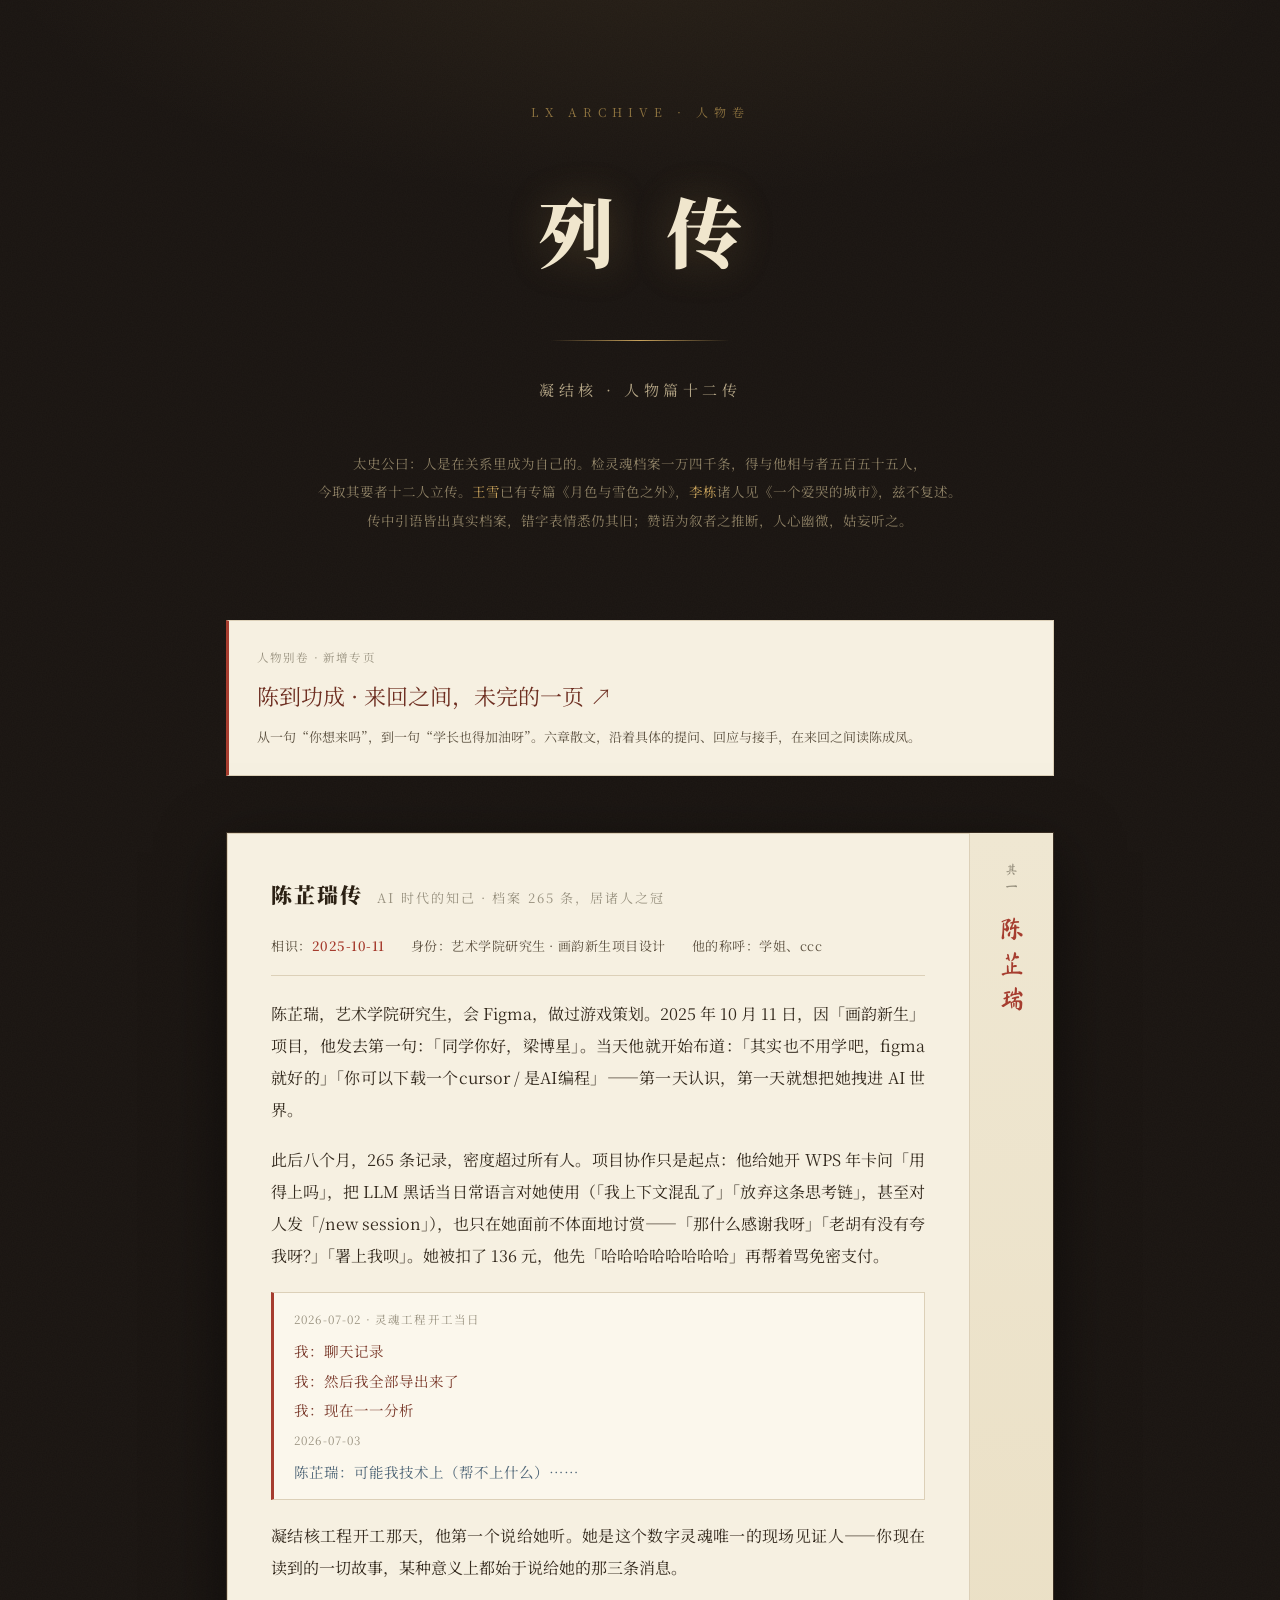
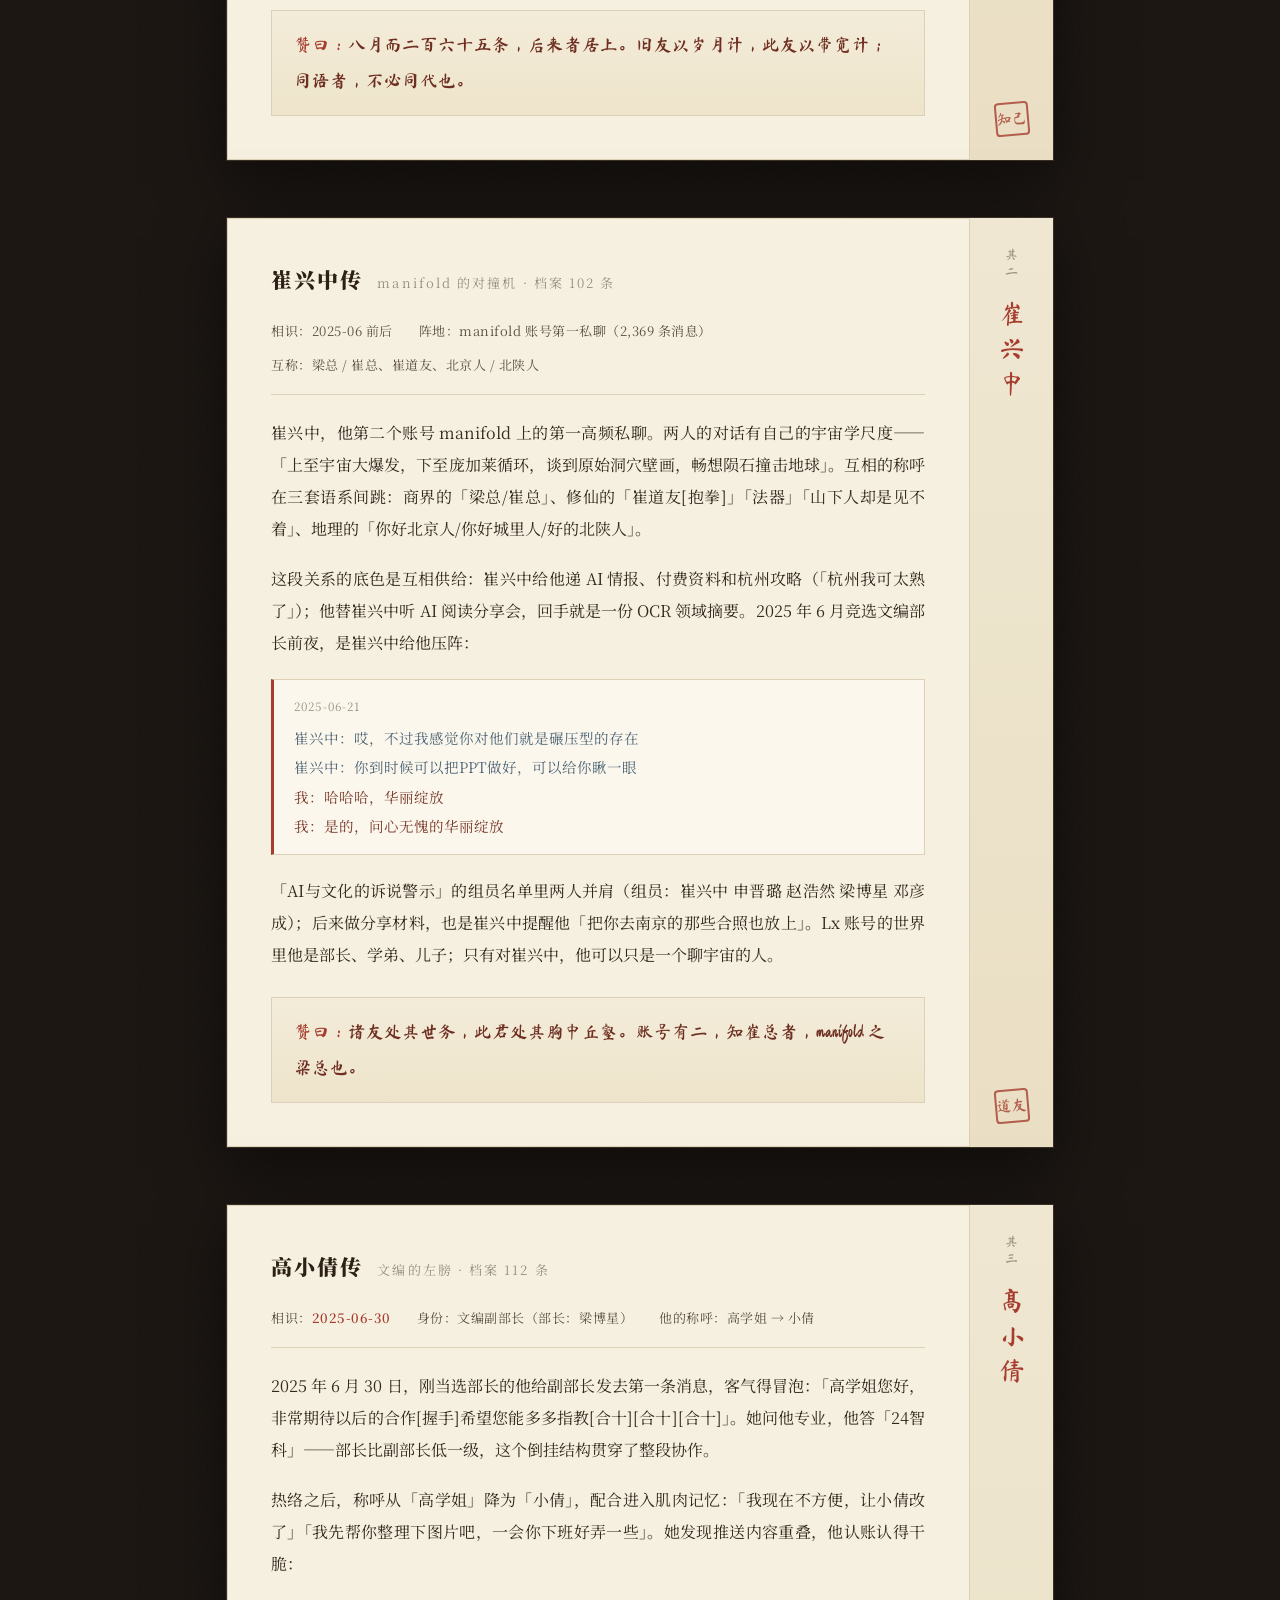
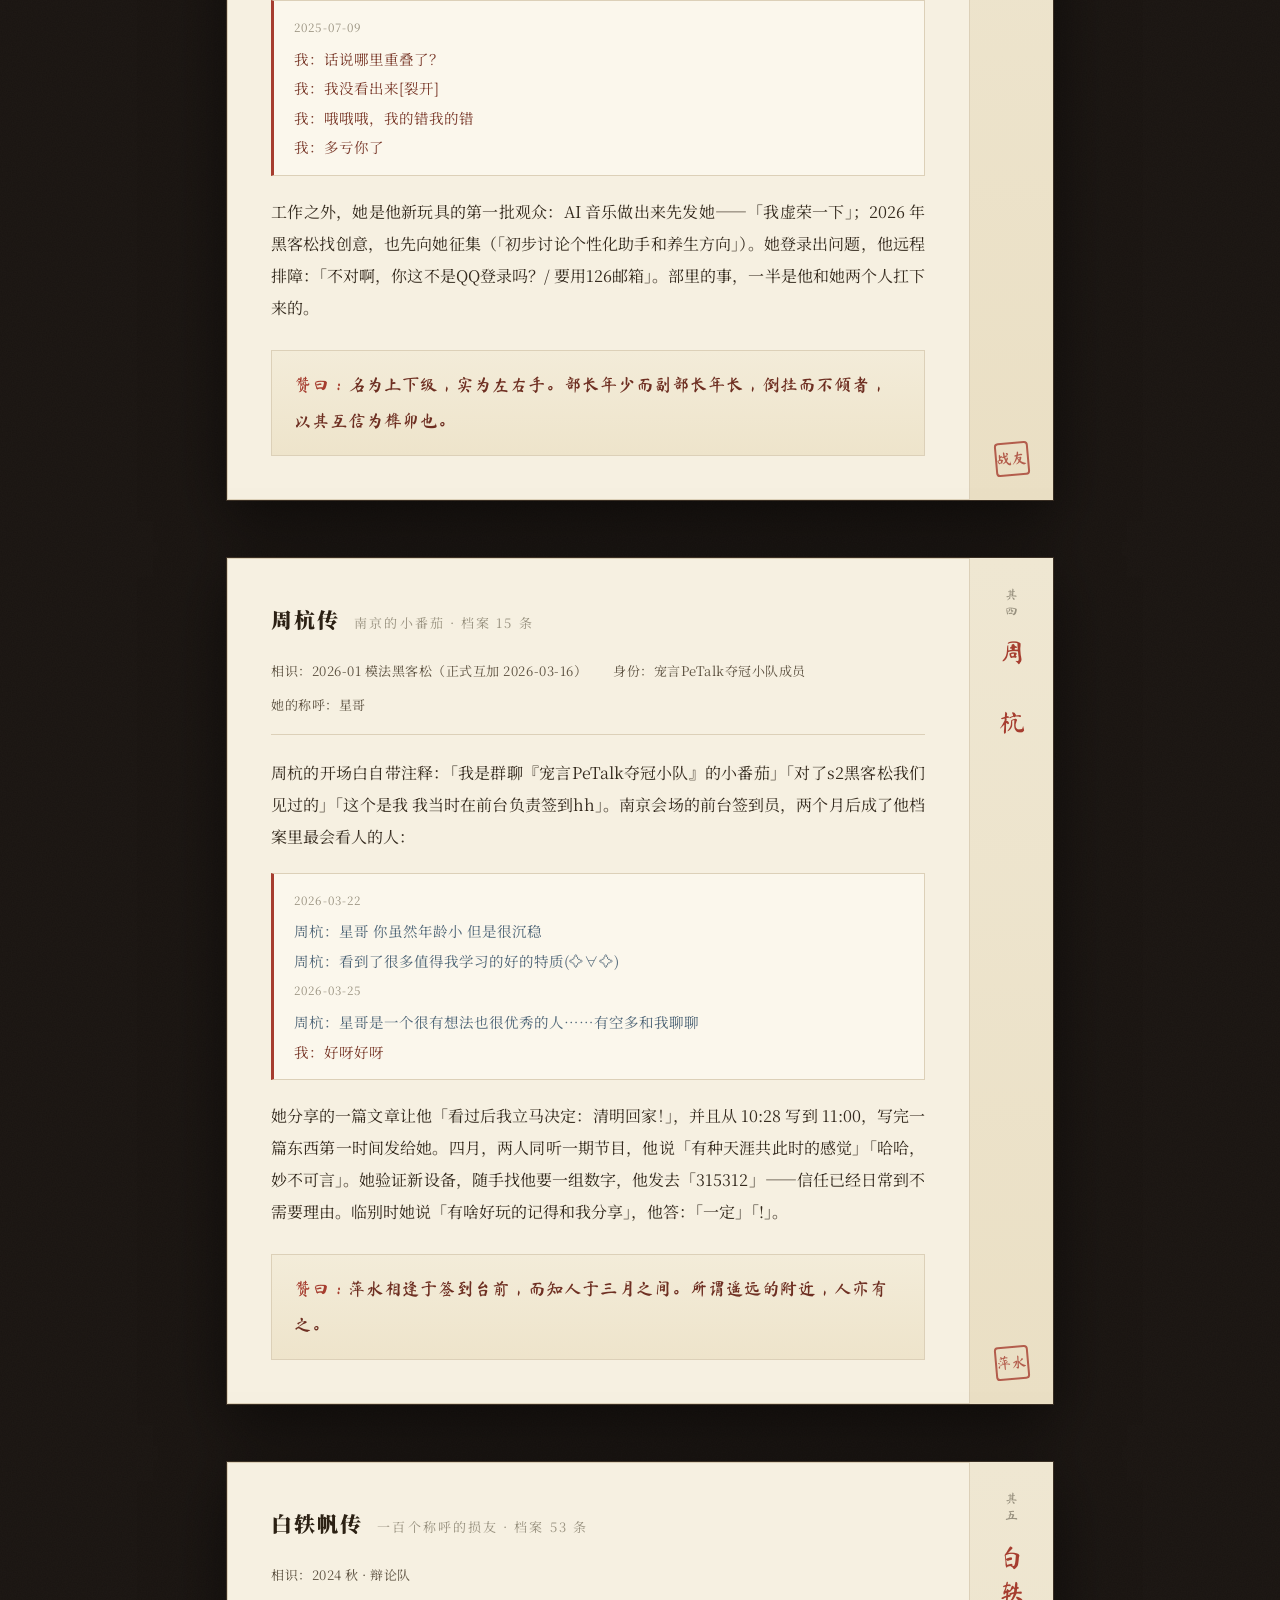
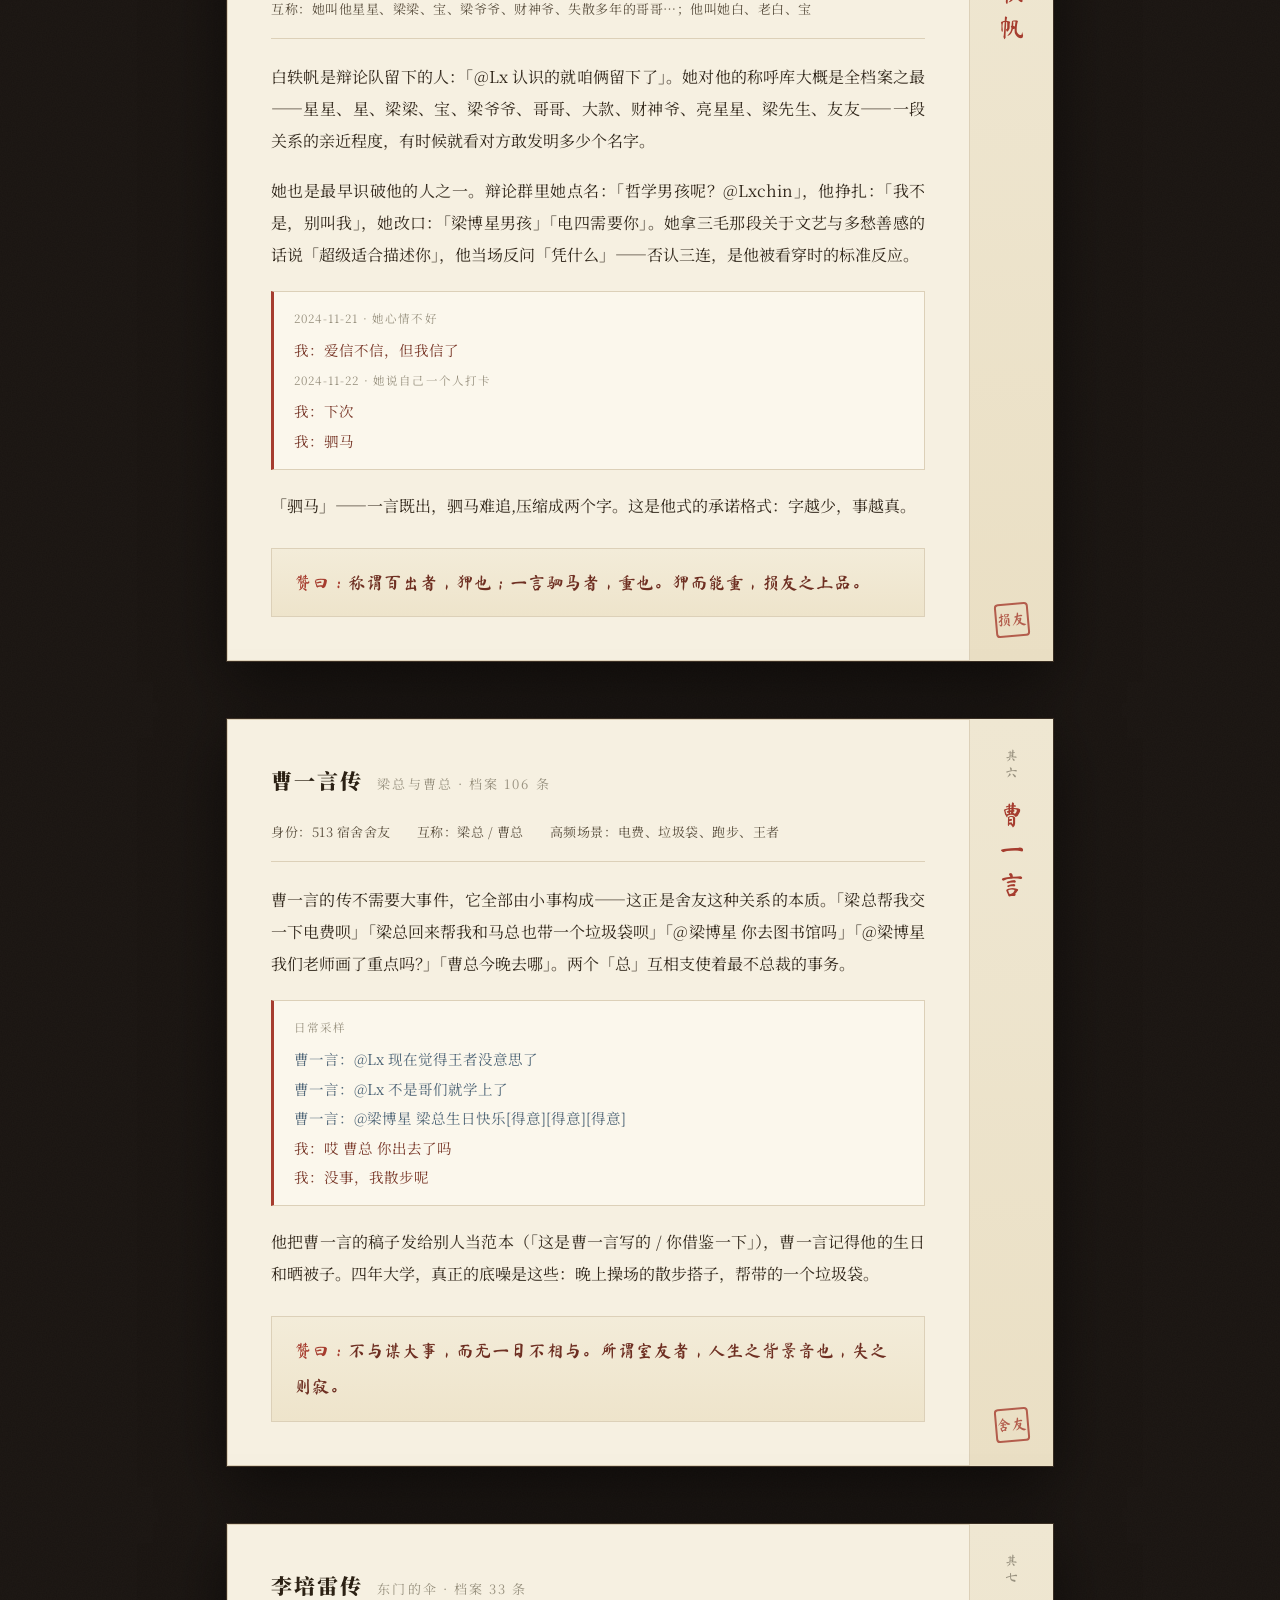
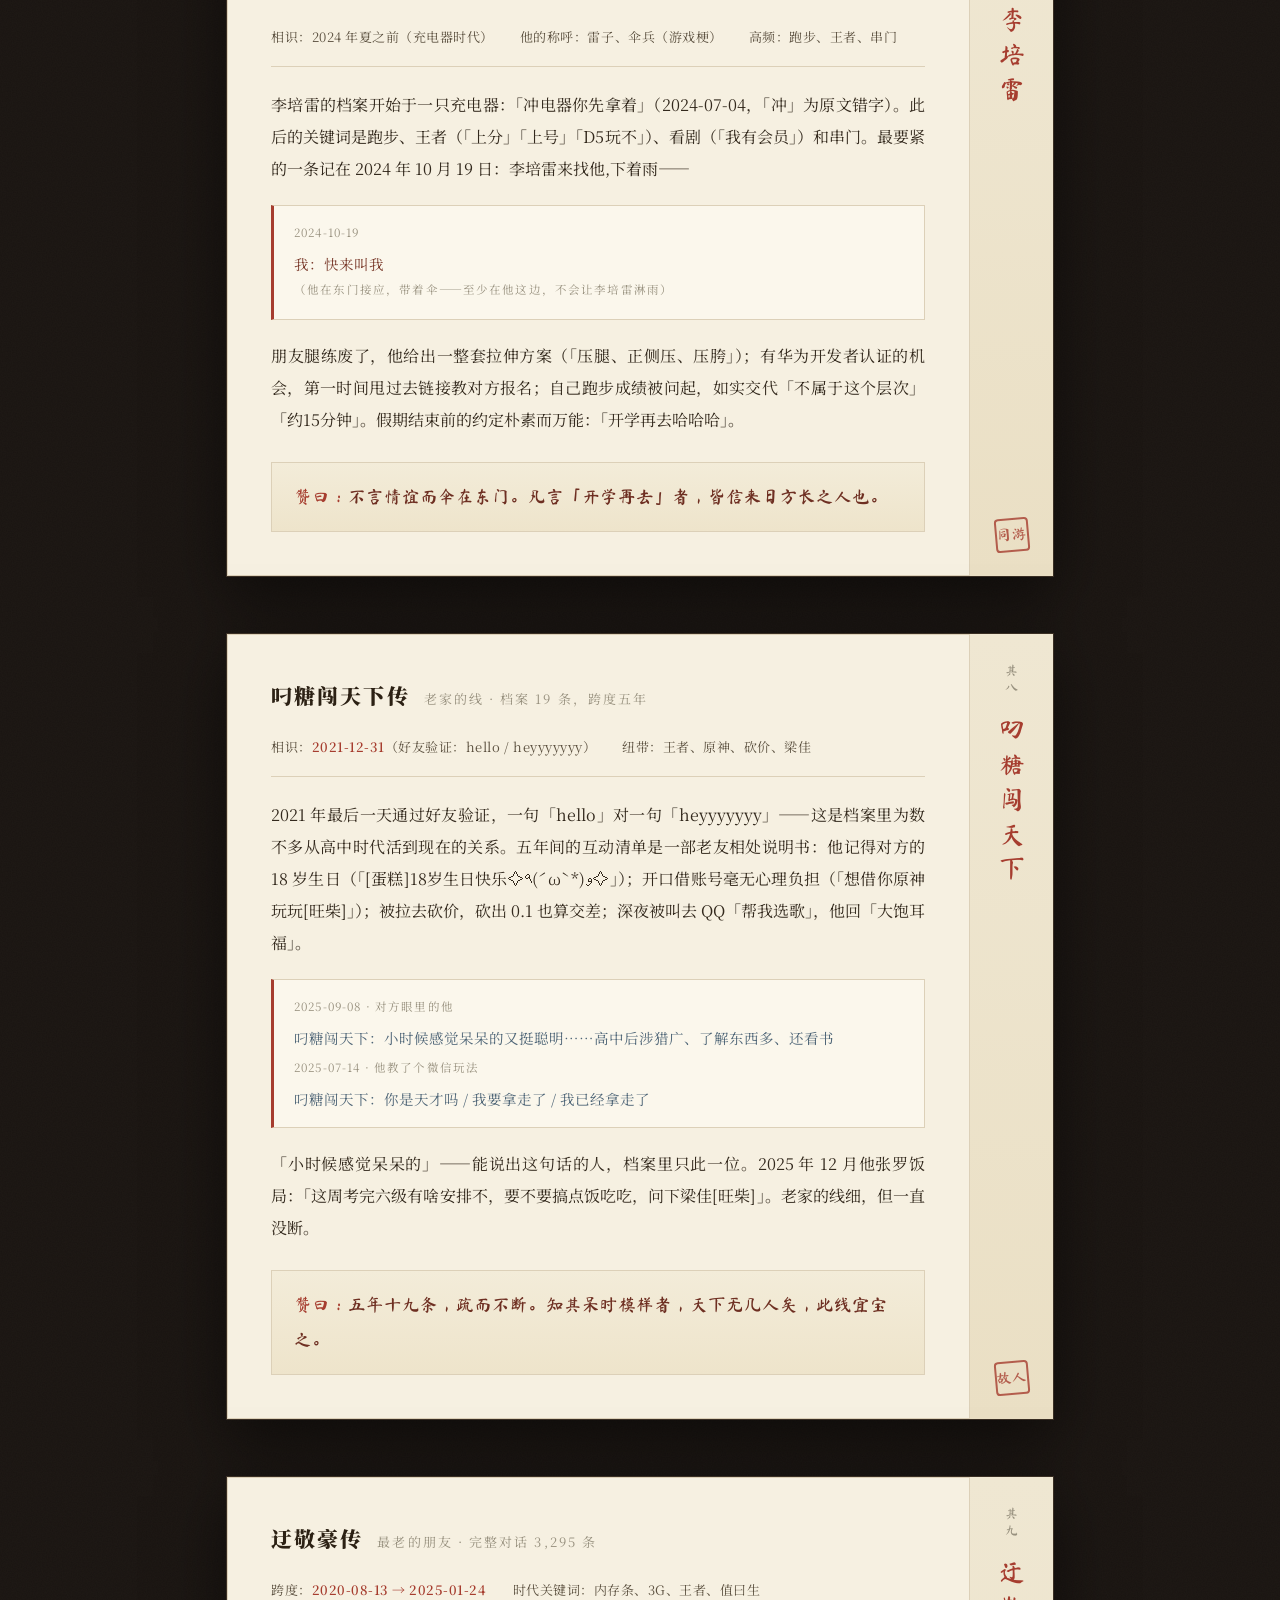
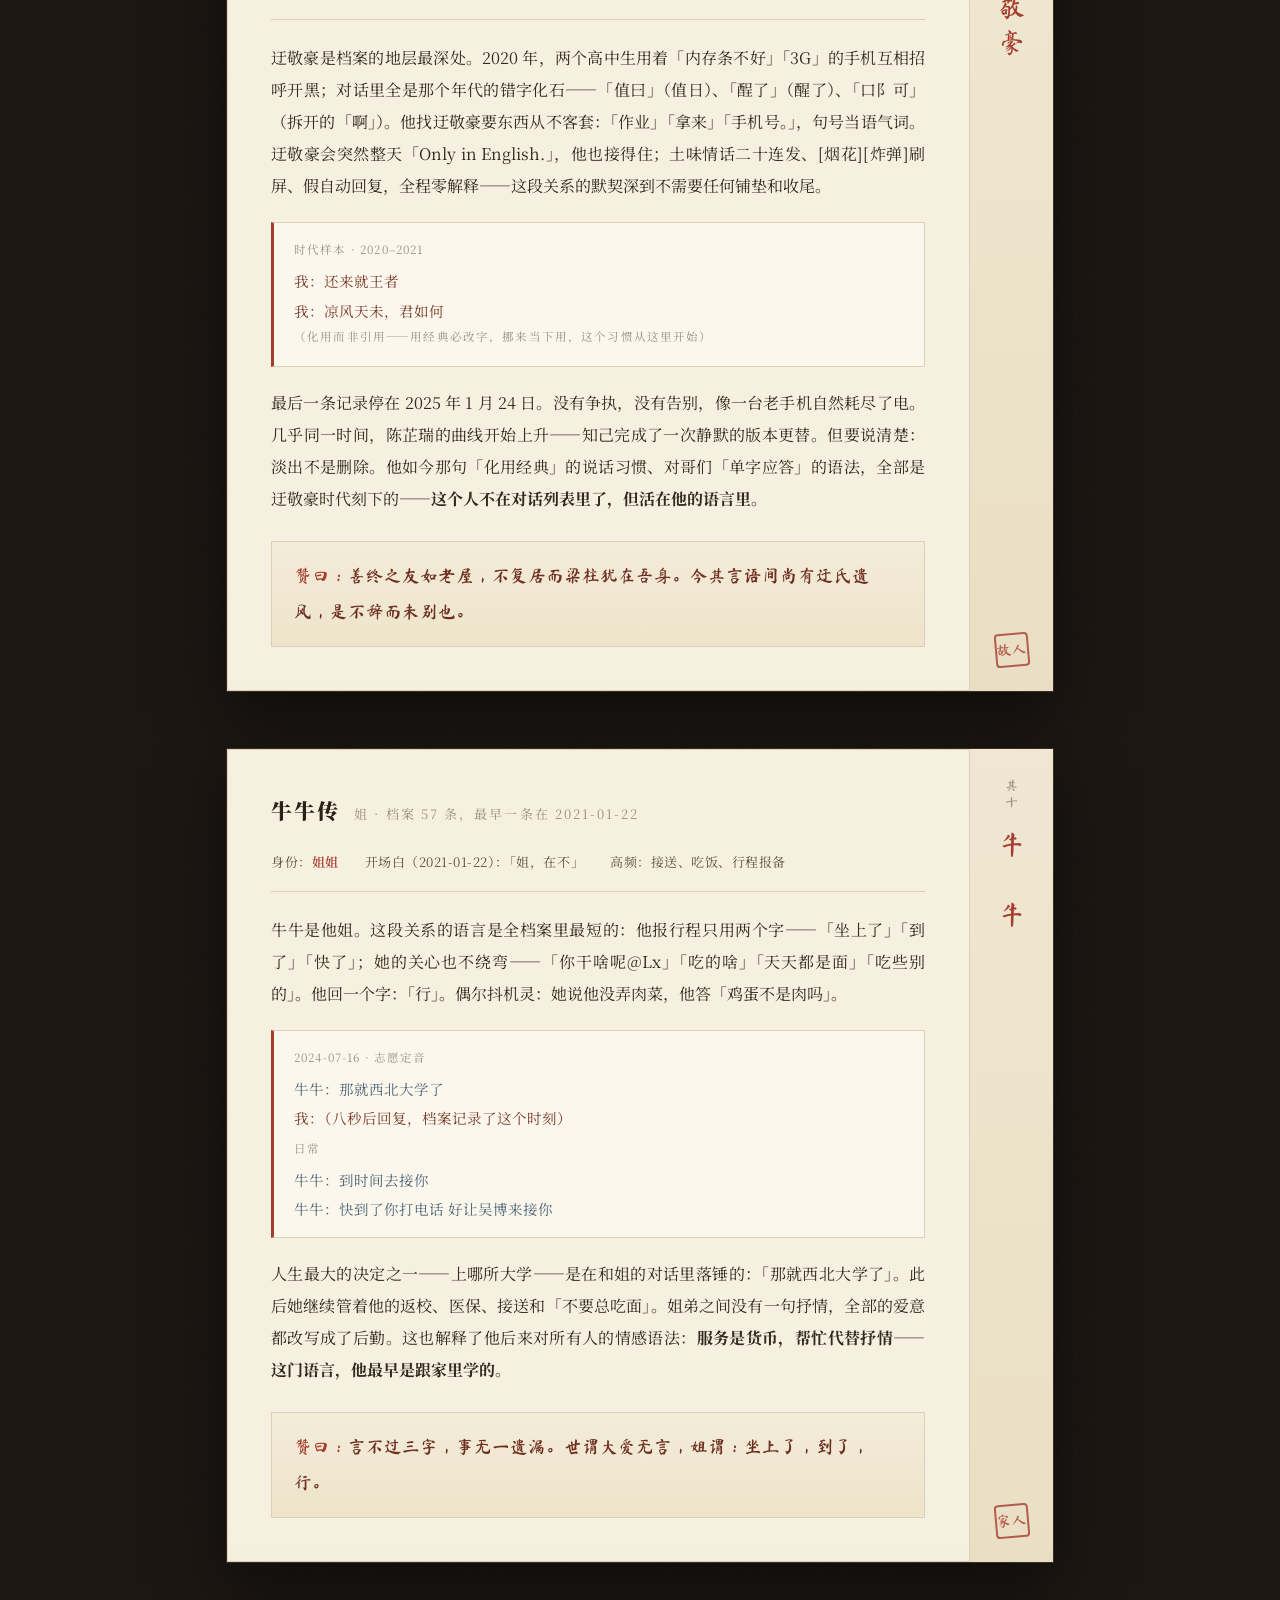
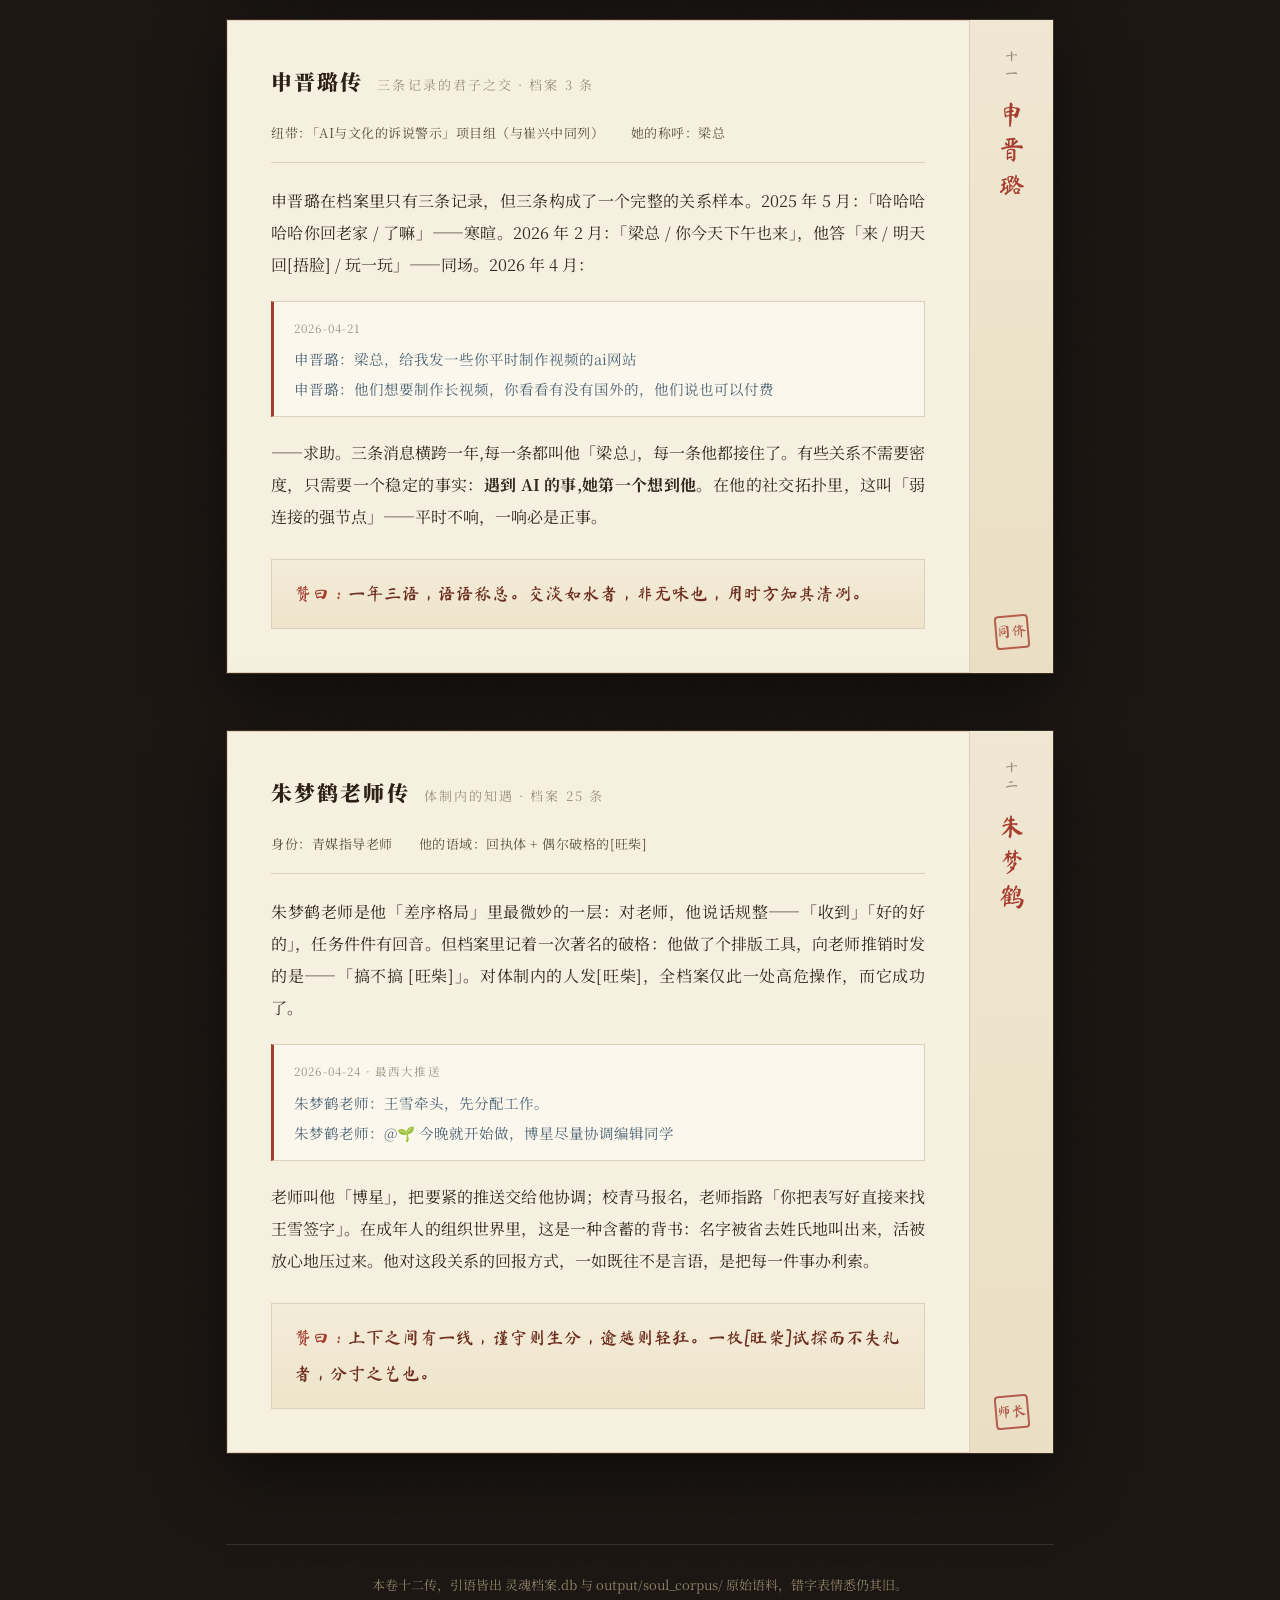
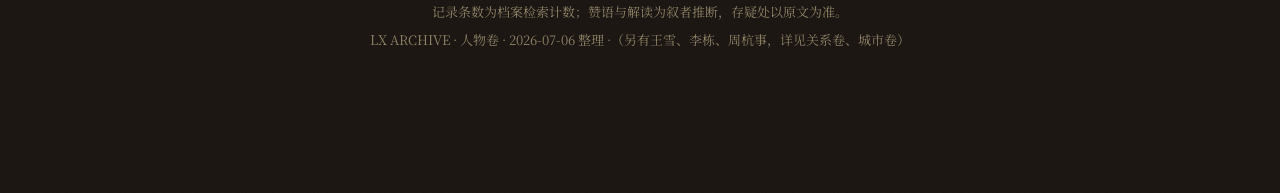
<file: index.html>
<!DOCTYPE html>
<html lang="zh-CN">
<head>
<meta charset="UTF-8">
<meta name="viewport" content="width=device-width, initial-scale=1.0">
<title>凝结核·列传：人物篇十二传</title>
<link rel="preconnect" href="https://fonts.googleapis.com">
<link href="https://fonts.googleapis.com/css2?family=Noto+Serif+SC:wght@400;600;900&family=Ma+Shan+Zheng&display=swap" rel="stylesheet">
<style>
  :root{
    --lacquer:#191411; --lacquer2:#221b16; --gold:#c9a35c; --gold-dim:#8f7440;
    --paper:#f6f0e1; --paper2:#efe7d2; --ink:#33291d; --soft:#5c5140; --dim:#98917f;
    --cinnabar:#a63d2f; --line:#dcd0b8; --other:#4e6577;
    --serif:"Noto Serif SC","Source Han Serif SC","STSong","SimSun",serif;
    --kai:"Ma Shan Zheng","Kaiti SC","STKaiti","KaiTi",cursive;
  }
  *{margin:0;padding:0;box-sizing:border-box}
  html{scroll-behavior:smooth}
  body{
    background:var(--lacquer); color:var(--ink);
    font-family:var(--serif); font-size:17px; line-height:2;
    background-image:
      radial-gradient(1000px 400px at 50% -60px, rgba(201,163,92,.08), transparent 65%),
      url("data:image/svg+xml,%3Csvg xmlns='http://www.w3.org/2000/svg' width='260' height='260'%3E%3Cfilter id='n'%3E%3CfeTurbulence type='fractalNoise' baseFrequency='.8' numOctaves='2'/%3E%3CfeColorMatrix values='0 0 0 0 .7 0 0 0 0 .58 0 0 0 0 .38 0 0 0 .03 0'/%3E%3C/filter%3E%3Crect width='260' height='260' filter='url(%23n)'/%3E%3C/svg%3E");
  }
  ::selection{background:#e0cba0; color:#241b10}
  .wrap{max-width:880px; margin:0 auto; padding:0 26px 140px}

  /* ============ 卷首 ============ */
  .cover{text-align:center; padding:100px 0 66px; color:#e8dcc2}
  .cover .k{
    font-size:12px; letter-spacing:.5em; color:var(--gold-dim);
    animation:fade 1s .1s both;
  }
  h1{
    margin:30px 0 0; font-weight:900; font-size:clamp(44px,7.6vw,76px);
    letter-spacing:.22em; text-indent:.22em; color:#f0e6cd;
    text-shadow:0 0 40px rgba(201,163,92,.25);
    animation:fade 1.1s .3s both;
  }
  .cover .rule{
    width:180px; height:1px; margin:34px auto;
    background:linear-gradient(90deg,transparent,var(--gold),transparent);
    animation:fade 1s .55s both;
  }
  .cover .sub{font-size:15px; letter-spacing:.3em; color:#b7a888; animation:fade 1s .65s both}
  .cover .note{
    margin-top:44px; font-size:13.5px; color:#8f8266; line-height:2.1;
    animation:fade 1s .85s both;
  }
  .cover .note i{font-style:normal; color:var(--gold)}
  @keyframes fade{from{opacity:0; transform:translateY(20px)} to{opacity:1; transform:none}}

  /* ============ 册页（传） ============ */
  .zhuan{
    position:relative; margin:56px 0; background:var(--paper);
    border:1px solid #3a2f24; box-shadow:0 20px 60px rgba(0,0,0,.5), inset 0 0 0 1px var(--line);
    display:grid; grid-template-columns:1fr 84px;
  }
  .zhuan .page{padding:40px 8px 40px 44px}
  /* 题签 */
  .tab{
    border-left:1px solid var(--line); background:linear-gradient(180deg,var(--paper2),#eadfc4);
    display:flex; flex-direction:column; align-items:center; padding:30px 0 24px; gap:18px;
  }
  .tab .vt{
    writing-mode:vertical-rl; font-family:var(--kai); font-size:26px; letter-spacing:.34em;
    color:var(--cinnabar);
  }
  .tab .ord{
    writing-mode:vertical-rl; font-family:var(--kai); font-size:13px; color:var(--dim); letter-spacing:.3em;
  }
  .tab .seal{
    width:34px; height:34px; border:2px solid var(--cinnabar); border-radius:4px;
    color:var(--cinnabar); font-family:var(--kai); font-size:15px; line-height:1.05;
    display:grid; place-items:center; opacity:.8; transform:rotate(-5deg); margin-top:auto;
  }
  /* 传内元素 */
  .meta{
    display:flex; flex-wrap:wrap; gap:8px 26px; margin:0 36px 22px 0; padding-bottom:16px;
    border-bottom:1px solid var(--line); font-size:13px; color:var(--soft); letter-spacing:.04em;
  }
  .meta b{color:var(--cinnabar); font-weight:600}
  .zhuan h3{font-size:21px; font-weight:900; letter-spacing:.1em; margin:0 36px 18px 0; color:#2c2114}
  .zhuan h3 small{font-weight:400; font-size:13px; color:var(--dim); margin-left:14px; letter-spacing:.16em}
  .zhuan p{margin:0 36px 18px 0; text-align:justify; font-size:16px}
  .q{
    margin:20px 36px 20px 0; padding:14px 20px 12px; background:#fbf7ec;
    border:1px solid var(--line); border-left:3px solid var(--cinnabar);
    font-size:14.5px; line-height:1.9;
  }
  .q .t{color:var(--dim); font-size:11.5px; letter-spacing:.1em; margin-bottom:6px}
  .q div{margin:2px 0}
  .q .me{color:#7a3a2b}
  .q .ta{color:var(--other)}
  .zan{
    margin:26px 36px 4px 0; padding:16px 22px;
    background:linear-gradient(180deg,#f3ecd9,#eee4cb); border:1px solid var(--line);
    font-family:var(--kai); font-size:17.5px; line-height:2.05; color:#6e2f22;
  }
  .zan::before{content:"赞曰："; color:var(--cinnabar)}

  .fin{
    margin-top:90px; padding-top:26px; border-top:1px solid #3a2f24;
    color:#8f8266; font-size:13px; line-height:2.1; text-align:center;
  }
  .rv{opacity:0; transform:translateY(26px); transition:opacity .8s ease, transform .8s cubic-bezier(.2,.7,.2,1)}
  .rv.in{opacity:1; transform:none}
  @media (max-width:680px){
    .zhuan{grid-template-columns:1fr 58px}
    .zhuan .page{padding:30px 4px 30px 24px}
    .tab .vt{font-size:20px}
  }
</style>
</head>
<body>
<div class="wrap">

<header class="cover">
  <div class="k">LX ARCHIVE · 人物卷</div>
  <h1>列 传</h1>
  <div class="rule"></div>
  <div class="sub">凝结核 · 人物篇十二传</div>
  <div class="note">
    太史公曰：人是在关系里成为自己的。检灵魂档案一万四千条，得与他相与者五百五十五人，<br>
    今取其要者十二人立传。<i>王雪</i>已有专篇《月色与雪色之外》，<i>李栋</i>诸人见《一个爱哭的城市》，兹不复述。<br>
    传中引语皆出真实档案，错字表情悉仍其旧；赞语为叙者之推断，人心幽微，姑妄听之。
  </div>
</header>

<!-- ================ 其一 陈芷瑞 ================ -->
<div class="q" style="margin:20px 0 40px;padding:24px 28px;background:#f6f0e1">
  <div class="t">人物别卷 · 新增专页</div>
  <a href="chen-chengfeng/" style="color:#6e2f22;font-size:22px;text-decoration:none">陈到功成 · 来回之间，未完的一页 ↗</a>
  <div style="font-size:13px;color:#5c5140;margin-top:8px">从一句“你想来吗”，到一句“学长也得加油呀”。六章散文，沿着具体的提问、回应与接手，在来回之间读陈成凤。</div>
</div>

<div class="zhuan rv"><div class="page">
  <h3>陈芷瑞传<small>AI 时代的知己 · 档案 265 条，居诸人之冠</small></h3>
  <div class="meta"><span>相识：<b>2025-10-11</b></span><span>身份：艺术学院研究生 · 画韵新生项目设计</span><span>他的称呼：学姐、ccc</span></div>
  <p>陈芷瑞，艺术学院研究生，会 Figma，做过游戏策划。2025 年 10 月 11 日，因「画韵新生」项目，他发去第一句：「同学你好，梁博星」。当天他就开始布道：「其实也不用学吧，figma就好的」「你可以下载一个cursor / 是AI编程」——第一天认识，第一天就想把她拽进 AI 世界。</p>
  <p>此后八个月，265 条记录，密度超过所有人。项目协作只是起点：他给她开 WPS 年卡问「用得上吗」，把 LLM 黑话当日常语言对她使用（「我上下文混乱了」「放弃这条思考链」，甚至对人发「/new session」），也只在她面前不体面地讨赏——「那什么感谢我呀」「老胡有没有夸我呀？」「署上我呗」。她被扣了 136 元，他先「哈哈哈哈哈哈哈哈」再帮着骂免密支付。</p>
  <div class="q">
    <div class="t">2026-07-02 · 灵魂工程开工当日</div>
    <div class="me">我：聊天记录</div>
    <div class="me">我：然后我全部导出来了</div>
    <div class="me">我：现在一一分析</div>
    <div class="t" style="margin-top:6px">2026-07-03</div>
    <div class="ta">陈芷瑞：可能我技术上（帮不上什么）……</div>
  </div>
  <p>凝结核工程开工那天，他第一个说给她听。她是这个数字灵魂唯一的现场见证人——你现在读到的一切故事，某种意义上都始于说给她的那三条消息。</p>
  <div class="zan">八月而二百六十五条，后来者居上。旧友以岁月计，此友以带宽计；同语者，不必同代也。</div>
</div><div class="tab"><span class="ord">其一</span><span class="vt">陈芷瑞</span><span class="seal">知己</span></div></div>

<!-- ================ 其二 崔兴中 ================ -->
<div class="zhuan rv"><div class="page">
  <h3>崔兴中传<small>manifold 的对撞机 · 档案 102 条</small></h3>
  <div class="meta"><span>相识：2025-06 前后</span><span>阵地：manifold 账号第一私聊（2,369 条消息）</span><span>互称：梁总 / 崔总、崔道友、北京人 / 北陕人</span></div>
  <p>崔兴中，他第二个账号 manifold 上的第一高频私聊。两人的对话有自己的宇宙学尺度——「上至宇宙大爆发，下至庞加莱循环，谈到原始洞穴壁画，畅想陨石撞击地球」。互相的称呼在三套语系间跳：商界的「梁总/崔总」、修仙的「崔道友[抱拳]」「法器」「山下人却是见不着」、地理的「你好北京人/你好城里人/好的北陕人」。</p>
  <p>这段关系的底色是互相供给：崔兴中给他递 AI 情报、付费资料和杭州攻略（「杭州我可太熟了」）；他替崔兴中听 AI 阅读分享会，回手就是一份 OCR 领域摘要。2025 年 6 月竞选文编部长前夜，是崔兴中给他压阵：</p>
  <div class="q">
    <div class="t">2025-06-21</div>
    <div class="ta">崔兴中：哎，不过我感觉你对他们就是碾压型的存在</div>
    <div class="ta">崔兴中：你到时候可以把PPT做好，可以给你瞅一眼</div>
    <div class="me">我：哈哈哈，华丽绽放</div>
    <div class="me">我：是的，问心无愧的华丽绽放</div>
  </div>
  <p>「AI与文化的诉说警示」的组员名单里两人并肩（组员：崔兴中 申晋璐 赵浩然 梁博星 邓彦成）；后来做分享材料，也是崔兴中提醒他「把你去南京的那些合照也放上」。Lx 账号的世界里他是部长、学弟、儿子；只有对崔兴中，他可以只是一个聊宇宙的人。</p>
  <div class="zan">诸友处其世务，此君处其胸中丘壑。账号有二，知崔总者，manifold 之梁总也。</div>
</div><div class="tab"><span class="ord">其二</span><span class="vt">崔兴中</span><span class="seal">道友</span></div></div>

<!-- ================ 其三 高小倩 ================ -->
<div class="zhuan rv"><div class="page">
  <h3>高小倩传<small>文编的左膀 · 档案 112 条</small></h3>
  <div class="meta"><span>相识：<b>2025-06-30</b></span><span>身份：文编副部长（部长：梁博星）</span><span>他的称呼：高学姐 → 小倩</span></div>
  <p>2025 年 6 月 30 日，刚当选部长的他给副部长发去第一条消息，客气得冒泡：「高学姐您好，非常期待以后的合作[握手]希望您能多多指教[合十][合十][合十]」。她问他专业，他答「24智科」——部长比副部长低一级，这个倒挂结构贯穿了整段协作。</p>
  <p>热络之后，称呼从「高学姐」降为「小倩」，配合进入肌肉记忆：「我现在不方便，让小倩改了」「我先帮你整理下图片吧，一会你下班好弄一些」。她发现推送内容重叠，他认账认得干脆：</p>
  <div class="q">
    <div class="t">2025-07-09</div>
    <div class="me">我：话说哪里重叠了？</div>
    <div class="me">我：我没看出来[裂开]</div>
    <div class="me">我：哦哦哦，我的错我的错</div>
    <div class="me">我：多亏你了</div>
  </div>
  <p>工作之外，她是他新玩具的第一批观众：AI 音乐做出来先发她——「我虚荣一下」；2026 年黑客松找创意，也先向她征集（「初步讨论个性化助手和养生方向」）。她登录出问题，他远程排障：「不对啊，你这不是QQ登录吗？/ 要用126邮箱」。部里的事，一半是他和她两个人扛下来的。</p>
  <div class="zan">名为上下级，实为左右手。部长年少而副部长年长，倒挂而不倾者，以其互信为榫卯也。</div>
</div><div class="tab"><span class="ord">其三</span><span class="vt">高小倩</span><span class="seal">战友</span></div></div>

<!-- ================ 其四 周杭 ================ -->
<div class="zhuan rv"><div class="page">
  <h3>周杭传<small>南京的小番茄 · 档案 15 条</small></h3>
  <div class="meta"><span>相识：2026-01 模法黑客松（正式互加 2026-03-16）</span><span>身份：宠言PeTalk夺冠小队成员</span><span>她的称呼：星哥</span></div>
  <p>周杭的开场白自带注释：「我是群聊『宠言PeTalk夺冠小队』的小番茄」「对了s2黑客松我们见过的」「这个是我 我当时在前台负责签到hh」。南京会场的前台签到员，两个月后成了他档案里最会看人的人：</p>
  <div class="q">
    <div class="t">2026-03-22</div>
    <div class="ta">周杭：星哥 你虽然年龄小 但是很沉稳</div>
    <div class="ta">周杭：看到了很多值得我学习的好的特质(✧∀✧)</div>
    <div class="t" style="margin-top:6px">2026-03-25</div>
    <div class="ta">周杭：星哥是一个很有想法也很优秀的人……有空多和我聊聊</div>
    <div class="me">我：好呀好呀</div>
  </div>
  <p>她分享的一篇文章让他「看过后我立马决定：清明回家！」，并且从 10:28 写到 11:00，写完一篇东西第一时间发给她。四月，两人同听一期节目，他说「有种天涯共此时的感觉」「哈哈，妙不可言」。她验证新设备，随手找他要一组数字，他发去「315312」——信任已经日常到不需要理由。临别时她说「有啥好玩的记得和我分享」，他答：「一定」「!」。</p>
  <div class="zan">萍水相逢于签到台前，而知人于三月之间。所谓遥远的附近，人亦有之。</div>
</div><div class="tab"><span class="ord">其四</span><span class="vt">周　杭</span><span class="seal">萍水</span></div></div>

<!-- ================ 其五 白轶帆 ================ -->
<div class="zhuan rv"><div class="page">
  <h3>白轶帆传<small>一百个称呼的损友 · 档案 53 条</small></h3>
  <div class="meta"><span>相识：2024 秋 · 辩论队</span><span>互称：她叫他星星、梁梁、宝、梁爷爷、财神爷、失散多年的哥哥…；他叫她白、老白、宝</span></div>
  <p>白轶帆是辩论队留下的人：「@Lx 认识的就咱俩留下了」。她对他的称呼库大概是全档案之最——星星、星、梁梁、宝、梁爷爷、哥哥、大款、财神爷、亮星星、梁先生、友友——一段关系的亲近程度，有时候就看对方敢发明多少个名字。</p>
  <p>她也是最早识破他的人之一。辩论群里她点名：「哲学男孩呢？@Lxchin」，他挣扎：「我不是，别叫我」，她改口：「梁博星男孩」「电四需要你」。她拿三毛那段关于文艺与多愁善感的话说「超级适合描述你」，他当场反问「凭什么」——否认三连，是他被看穿时的标准反应。</p>
  <div class="q">
    <div class="t">2024-11-21 · 她心情不好</div>
    <div class="me">我：爱信不信，但我信了</div>
    <div class="t" style="margin-top:6px">2024-11-22 · 她说自己一个人打卡</div>
    <div class="me">我：下次</div>
    <div class="me">我：驷马</div>
  </div>
  <p>「驷马」——一言既出，驷马难追,压缩成两个字。这是他式的承诺格式：字越少，事越真。</p>
  <div class="zan">称谓百出者，狎也；一言驷马者，重也。狎而能重，损友之上品。</div>
</div><div class="tab"><span class="ord">其五</span><span class="vt">白轶帆</span><span class="seal">损友</span></div></div>

<!-- ================ 其六 曹一言 ================ -->
<div class="zhuan rv"><div class="page">
  <h3>曹一言传<small>梁总与曹总 · 档案 106 条</small></h3>
  <div class="meta"><span>身份：513 宿舍舍友</span><span>互称：梁总 / 曹总</span><span>高频场景：电费、垃圾袋、跑步、王者</span></div>
  <p>曹一言的传不需要大事件，它全部由小事构成——这正是舍友这种关系的本质。「梁总帮我交一下电费呗」「梁总回来帮我和马总也带一个垃圾袋呗」「@梁博星 你去图书馆吗」「@梁博星 我们老师画了重点吗？」「曹总今晚去哪」。两个「总」互相支使着最不总裁的事务。</p>
  <div class="q">
    <div class="t">日常采样</div>
    <div class="ta">曹一言：@Lx 现在觉得王者没意思了</div>
    <div class="ta">曹一言：@Lx 不是哥们就学上了</div>
    <div class="ta">曹一言：@梁博星 梁总生日快乐[得意][得意][得意]</div>
    <div class="me">我：哎 曹总 你出去了吗</div>
    <div class="me">我：没事，我散步呢</div>
  </div>
  <p>他把曹一言的稿子发给别人当范本（「这是曹一言写的 / 你借鉴一下」），曹一言记得他的生日和晒被子。四年大学，真正的底噪是这些：晚上操场的散步搭子，帮带的一个垃圾袋。</p>
  <div class="zan">不与谋大事，而无一日不相与。所谓室友者，人生之背景音也，失之则寂。</div>
</div><div class="tab"><span class="ord">其六</span><span class="vt">曹一言</span><span class="seal">舍友</span></div></div>

<!-- ================ 其七 李培雷 ================ -->
<div class="zhuan rv"><div class="page">
  <h3>李培雷传<small>东门的伞 · 档案 33 条</small></h3>
  <div class="meta"><span>相识：2024 年夏之前（充电器时代）</span><span>他的称呼：雷子、伞兵（游戏梗）</span><span>高频：跑步、王者、串门</span></div>
  <p>李培雷的档案开始于一只充电器：「冲电器你先拿着」（2024-07-04，「冲」为原文错字）。此后的关键词是跑步、王者（「上分」「上号」「D5玩不」）、看剧（「我有会员」）和串门。最要紧的一条记在 2024 年 10 月 19 日：李培雷来找他,下着雨——</p>
  <div class="q">
    <div class="t">2024-10-19</div>
    <div class="me">我：快来叫我</div>
    <div class="t" style="margin-top:2px">（他在东门接应，带着伞——至少在他这边，不会让李培雷淋雨）</div>
  </div>
  <p>朋友腿练废了，他给出一整套拉伸方案（「压腿、正侧压、压胯」）；有华为开发者认证的机会，第一时间甩过去链接教对方报名；自己跑步成绩被问起，如实交代「不属于这个层次」「约15分钟」。假期结束前的约定朴素而万能：「开学再去哈哈哈」。</p>
  <div class="zan">不言情谊而伞在东门。凡言「开学再去」者，皆信来日方长之人也。</div>
</div><div class="tab"><span class="ord">其七</span><span class="vt">李培雷</span><span class="seal">同游</span></div></div>

<!-- ================ 其八 叼糖闯天下 ================ -->
<div class="zhuan rv"><div class="page">
  <h3>叼糖闯天下传<small>老家的线 · 档案 19 条，跨度五年</small></h3>
  <div class="meta"><span>相识：<b>2021-12-31</b>（好友验证：hello / heyyyyyyy）</span><span>纽带：王者、原神、砍价、梁佳</span></div>
  <p>2021 年最后一天通过好友验证，一句「hello」对一句「heyyyyyyy」——这是档案里为数不多从高中时代活到现在的关系。五年间的互动清单是一部老友相处说明书：他记得对方的 18 岁生日（「[蛋糕]18岁生日快乐✧٩(ˊωˋ*)و✧」）；开口借账号毫无心理负担（「想借你原神玩玩[旺柴]」）；被拉去砍价，砍出 0.1 也算交差；深夜被叫去 QQ「帮我选歌」，他回「大饱耳福」。</p>
  <div class="q">
    <div class="t">2025-09-08 · 对方眼里的他</div>
    <div class="ta">叼糖闯天下：小时候感觉呆呆的又挺聪明……高中后涉猎广、了解东西多、还看书</div>
    <div class="t" style="margin-top:6px">2025-07-14 · 他教了个微信玩法</div>
    <div class="ta">叼糖闯天下：你是天才吗 / 我要拿走了 / 我已经拿走了</div>
  </div>
  <p>「小时候感觉呆呆的」——能说出这句话的人，档案里只此一位。2025 年 12 月他张罗饭局：「这周考完六级有啥安排不，要不要搞点饭吃吃，问下梁佳[旺柴]」。老家的线细，但一直没断。</p>
  <div class="zan">五年十九条，疏而不断。知其呆时模样者，天下无几人矣，此线宜宝之。</div>
</div><div class="tab"><span class="ord">其八</span><span class="vt">叼糖闯天下</span><span class="seal">故人</span></div></div>

<!-- ================ 其九 迂敬豪 ================ -->
<div class="zhuan rv"><div class="page">
  <h3>迂敬豪传<small>最老的朋友 · 完整对话 3,295 条</small></h3>
  <div class="meta"><span>跨度：<b>2020-08-13 → 2025-01-24</b></span><span>时代关键词：内存条、3G、王者、值曰生</span></div>
  <p>迂敬豪是档案的地层最深处。2020 年，两个高中生用着「内存条不好」「3G」的手机互相招呼开黑；对话里全是那个年代的错字化石——「值曰」（值日）、「酲了」（醒了）、「口阝可」（拆开的「啊」）。他找迂敬豪要东西从不客套：「作业」「拿来」「手机号。」，句号当语气词。迂敬豪会突然整天「Only in English.」，他也接得住；土味情话二十连发、[烟花][炸弹]刷屏、假自动回复，全程零解释——这段关系的默契深到不需要任何铺垫和收尾。</p>
  <div class="q">
    <div class="t">时代样本 · 2020–2021</div>
    <div class="me">我：还来就王者</div>
    <div class="me">我：凉风天未，君如何</div>
    <div class="t" style="margin-top:2px">（化用而非引用——用经典必改字，挪来当下用，这个习惯从这里开始）</div>
  </div>
  <p>最后一条记录停在 2025 年 1 月 24 日。没有争执，没有告别，像一台老手机自然耗尽了电。几乎同一时间，陈芷瑞的曲线开始上升——知己完成了一次静默的版本更替。但要说清楚：淡出不是删除。他如今那句「化用经典」的说话习惯、对哥们「单字应答」的语法，全部是迂敬豪时代刻下的——<b>这个人不在对话列表里了，但活在他的语言里</b>。</p>
  <div class="zan">善终之友如老屋，不复居而梁柱犹在吾身。今其言语间尚有迂氏遗风，是不辞而未别也。</div>
</div><div class="tab"><span class="ord">其九</span><span class="vt">迂敬豪</span><span class="seal">故人</span></div></div>

<!-- ================ 其十 牛牛（姐） ================ -->
<div class="zhuan rv"><div class="page">
  <h3>牛牛传<small>姐 · 档案 57 条，最早一条在 2021-01-22</small></h3>
  <div class="meta"><span>身份：<b>姐姐</b></span><span>开场白（2021-01-22）：「姐，在不」</span><span>高频：接送、吃饭、行程报备</span></div>
  <p>牛牛是他姐。这段关系的语言是全档案里最短的：他报行程只用两个字——「坐上了」「到了」「快了」；她的关心也不绕弯——「你干啥呢@Lx」「吃的啥」「天天都是面」「吃些别的」。他回一个字：「行」。偶尔抖机灵：她说他没弄肉菜，他答「鸡蛋不是肉吗」。</p>
  <div class="q">
    <div class="t">2024-07-16 · 志愿定音</div>
    <div class="ta">牛牛：那就西北大学了</div>
    <div class="me">我：（八秒后回复，档案记录了这个时刻）</div>
    <div class="t" style="margin-top:6px">日常</div>
    <div class="ta">牛牛：到时间去接你</div>
    <div class="ta">牛牛：快到了你打电话 好让吴博来接你</div>
  </div>
  <p>人生最大的决定之一——上哪所大学——是在和姐的对话里落锤的：「那就西北大学了」。此后她继续管着他的返校、医保、接送和「不要总吃面」。姐弟之间没有一句抒情，全部的爱意都改写成了后勤。这也解释了他后来对所有人的情感语法：<b>服务是货币，帮忙代替抒情——这门语言，他最早是跟家里学的</b>。</p>
  <div class="zan">言不过三字，事无一遗漏。世谓大爱无言，姐谓：坐上了，到了，行。</div>
</div><div class="tab"><span class="ord">其十</span><span class="vt">牛　牛</span><span class="seal">家人</span></div></div>

<!-- ================ 十一 申晋璐 ================ -->
<div class="zhuan rv"><div class="page">
  <h3>申晋璐传<small>三条记录的君子之交 · 档案 3 条</small></h3>
  <div class="meta"><span>纽带：「AI与文化的诉说警示」项目组（与崔兴中同列）</span><span>她的称呼：梁总</span></div>
  <p>申晋璐在档案里只有三条记录，但三条构成了一个完整的关系样本。2025 年 5 月：「哈哈哈哈哈你回老家 / 了嘛」——寒暄。2026 年 2 月：「梁总 / 你今天下午也来」，他答「来 / 明天回[捂脸] / 玩一玩」——同场。2026 年 4 月：</p>
  <div class="q">
    <div class="t">2026-04-21</div>
    <div class="ta">申晋璐：梁总，给我发一些你平时制作视频的ai网站</div>
    <div class="ta">申晋璐：他们想要制作长视频，你看看有没有国外的，他们说也可以付费</div>
  </div>
  <p>——求助。三条消息横跨一年,每一条都叫他「梁总」，每一条他都接住了。有些关系不需要密度，只需要一个稳定的事实：<b>遇到 AI 的事,她第一个想到他</b>。在他的社交拓扑里，这叫「弱连接的强节点」——平时不响，一响必是正事。</p>
  <div class="zan">一年三语，语语称总。交淡如水者，非无味也，用时方知其清冽。</div>
</div><div class="tab"><span class="ord">十一</span><span class="vt">申晋璐</span><span class="seal">同侪</span></div></div>

<!-- ================ 十二 朱梦鹤老师 ================ -->
<div class="zhuan rv"><div class="page">
  <h3>朱梦鹤老师传<small>体制内的知遇 · 档案 25 条</small></h3>
  <div class="meta"><span>身份：青媒指导老师</span><span>他的语域：回执体 + 偶尔破格的[旺柴]</span></div>
  <p>朱梦鹤老师是他「差序格局」里最微妙的一层：对老师，他说话规整——「收到」「好的好的」，任务件件有回音。但档案里记着一次著名的破格：他做了个排版工具，向老师推销时发的是——「搞不搞 [旺柴]」。对体制内的人发[旺柴]，全档案仅此一处高危操作，而它成功了。</p>
  <div class="q">
    <div class="t">2026-04-24 · 最西大推送</div>
    <div class="ta">朱梦鹤老师：王雪牵头，先分配工作。</div>
    <div class="ta">朱梦鹤老师：@🌱 今晚就开始做，博星尽量协调编辑同学</div>
  </div>
  <p>老师叫他「博星」，把要紧的推送交给他协调；校青马报名，老师指路「你把表写好直接来找王雪签字」。在成年人的组织世界里，这是一种含蓄的背书：名字被省去姓氏地叫出来，活被放心地压过来。他对这段关系的回报方式，一如既往不是言语，是把每一件事办利索。</p>
  <div class="zan">上下之间有一线，谨守则生分，逾越则轻狂。一枚[旺柴]试探而不失礼者，分寸之艺也。</div>
</div><div class="tab"><span class="ord">十二</span><span class="vt">朱梦鹤</span><span class="seal">师长</span></div></div>

<div class="fin rv">
  本卷十二传，引语皆出 灵魂档案.db 与 output/soul_corpus/ 原始语料，错字表情悉仍其旧。<br>
  记录条数为档案检索计数；赞语与解读为叙者推断，存疑处以原文为准。<br>
  LX ARCHIVE · 人物卷 · 2026-07-06 整理 ·（另有王雪、李栋、周杭事，详见关系卷、城市卷）
</div>

</div>
<script>
  const io = new IntersectionObserver(es => es.forEach(e => {
    if (e.isIntersecting) { e.target.classList.add('in'); io.unobserve(e.target); }
  }), { threshold: 0.06 });
  document.querySelectorAll('.rv').forEach(el => io.observe(el));
</script>
</body>
</html>
</file>
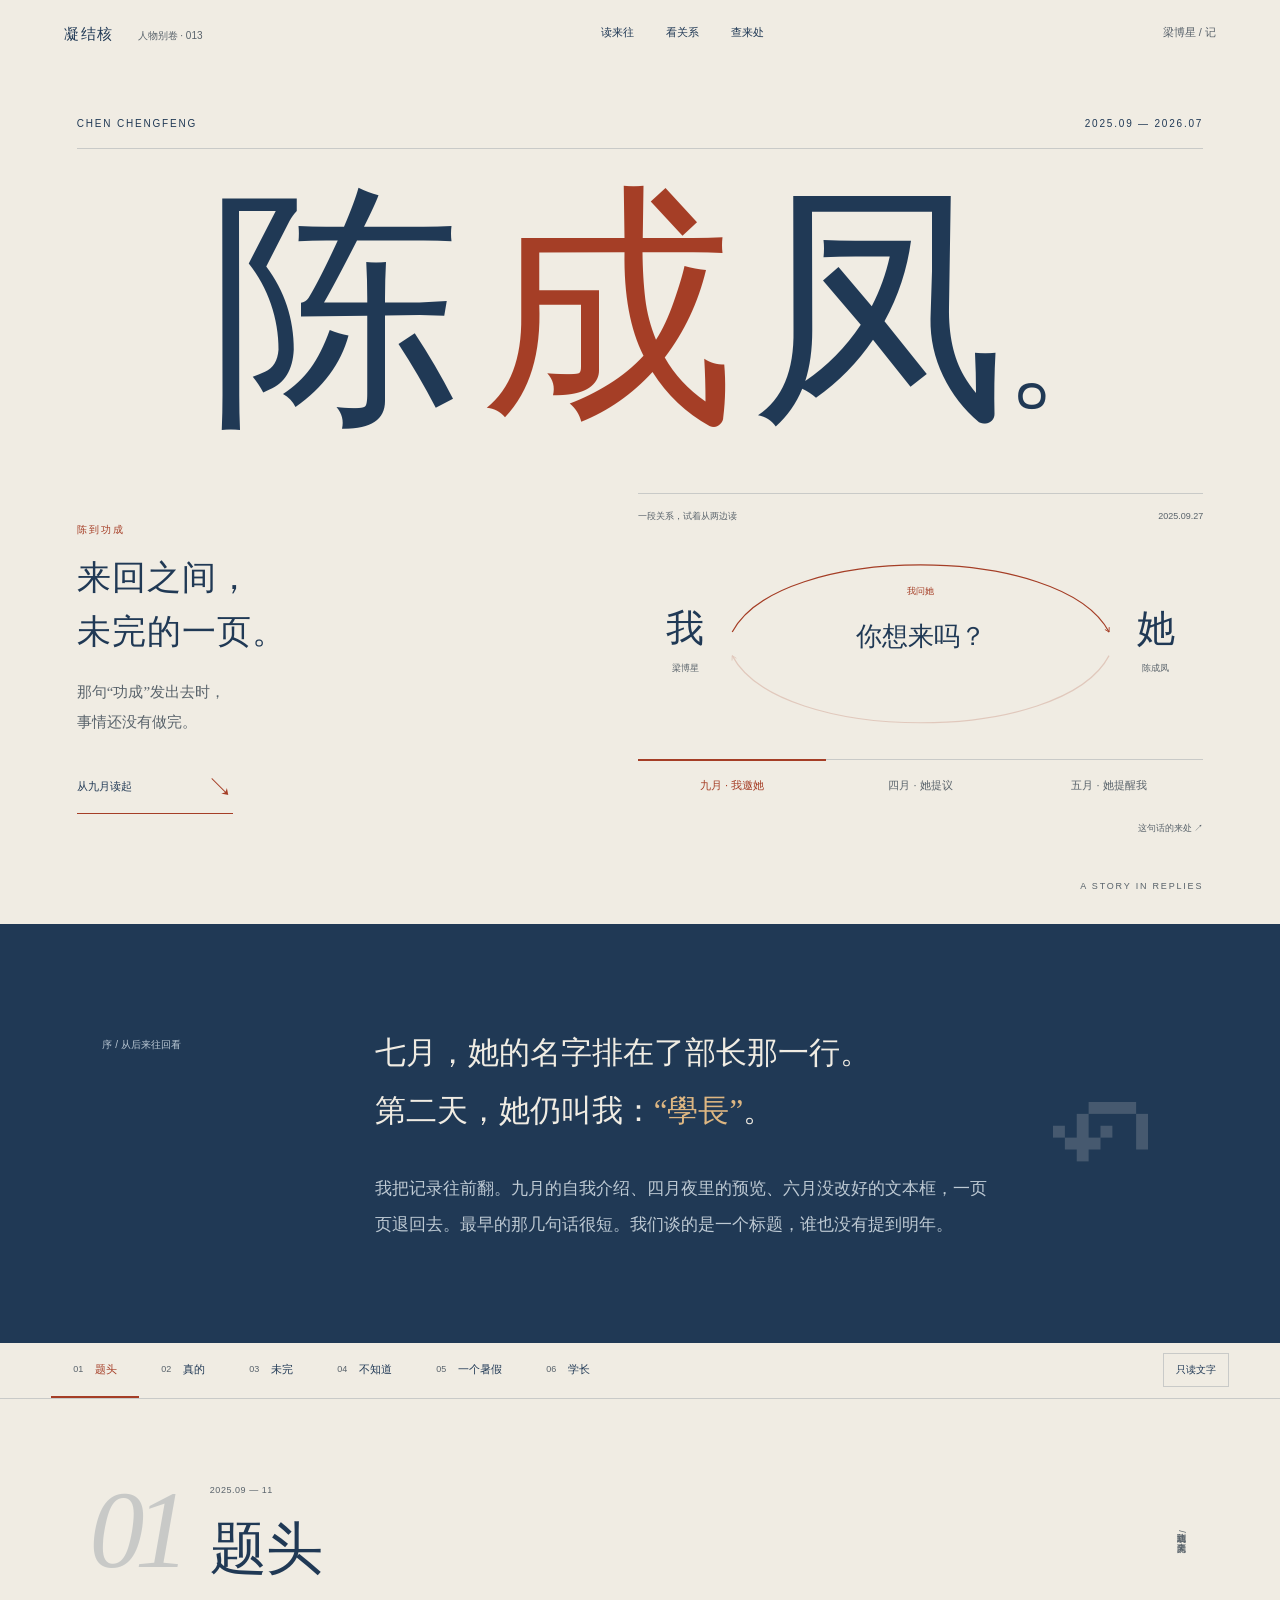
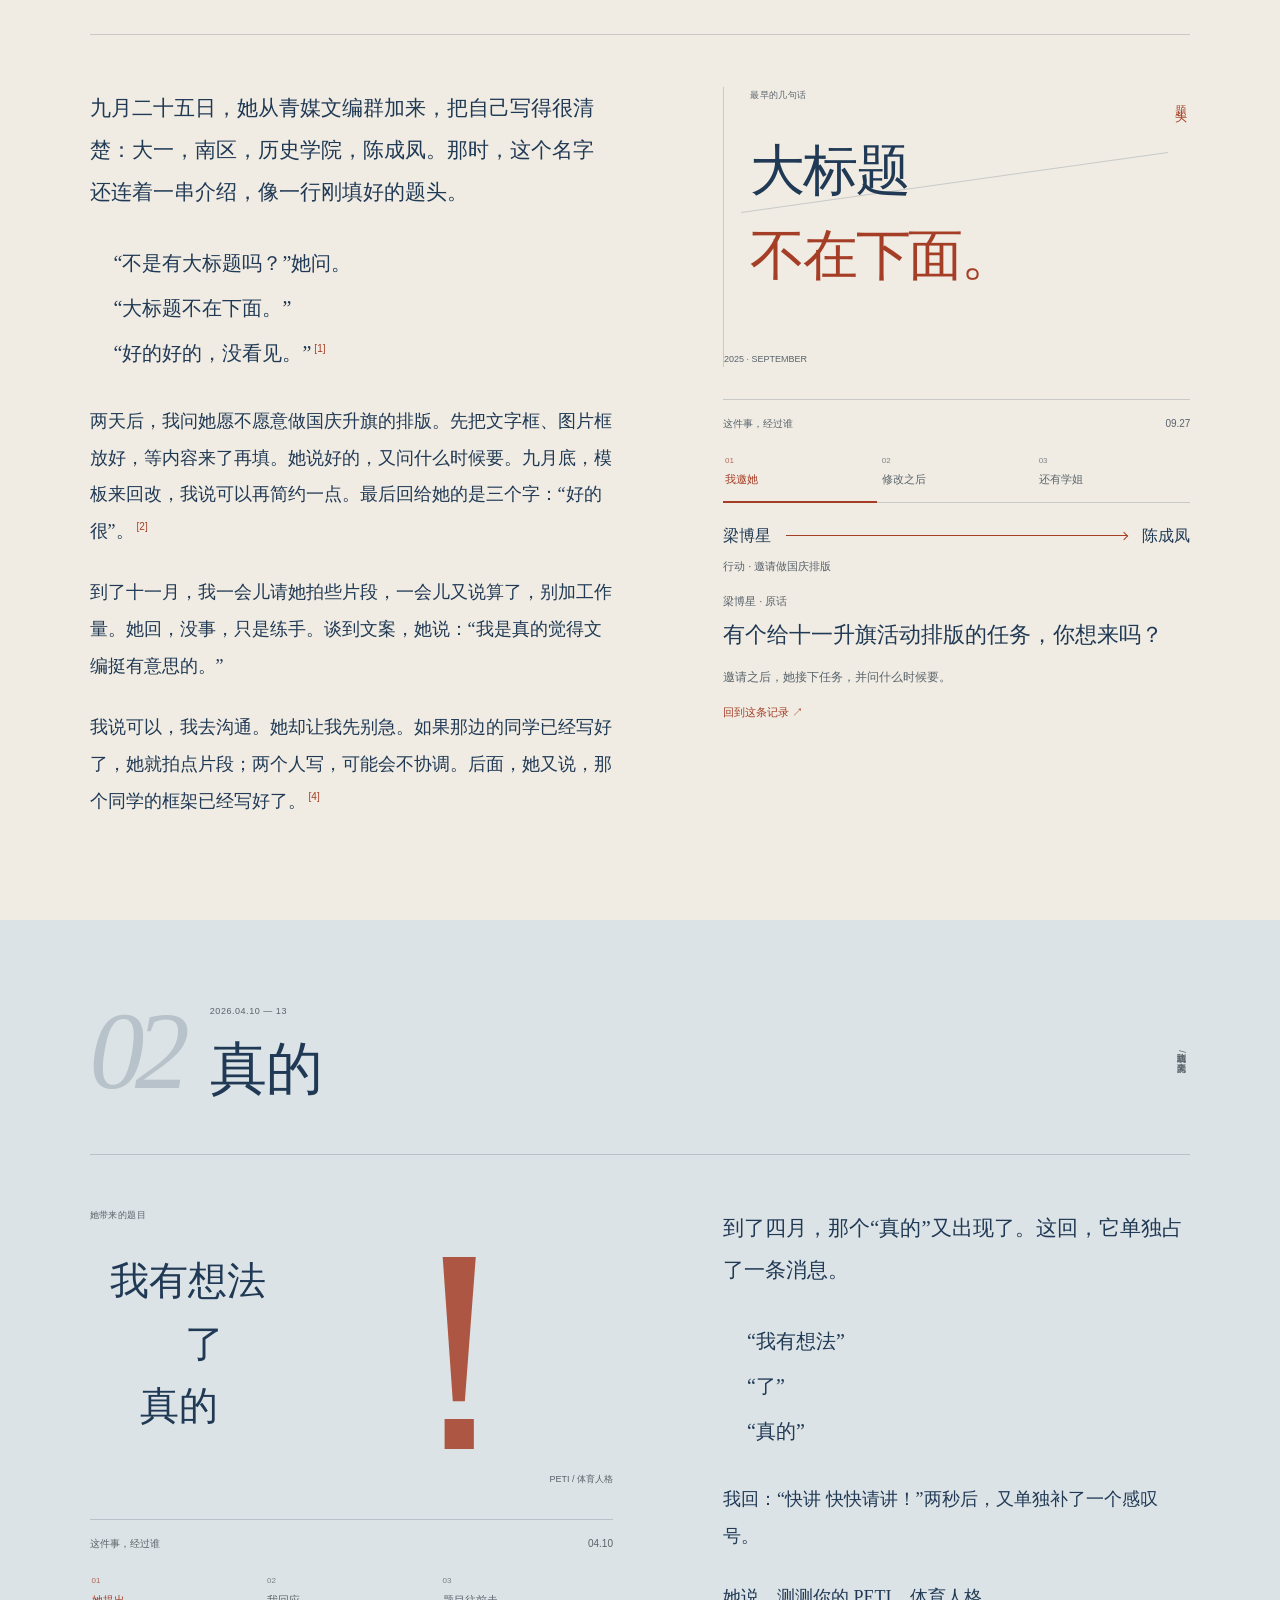
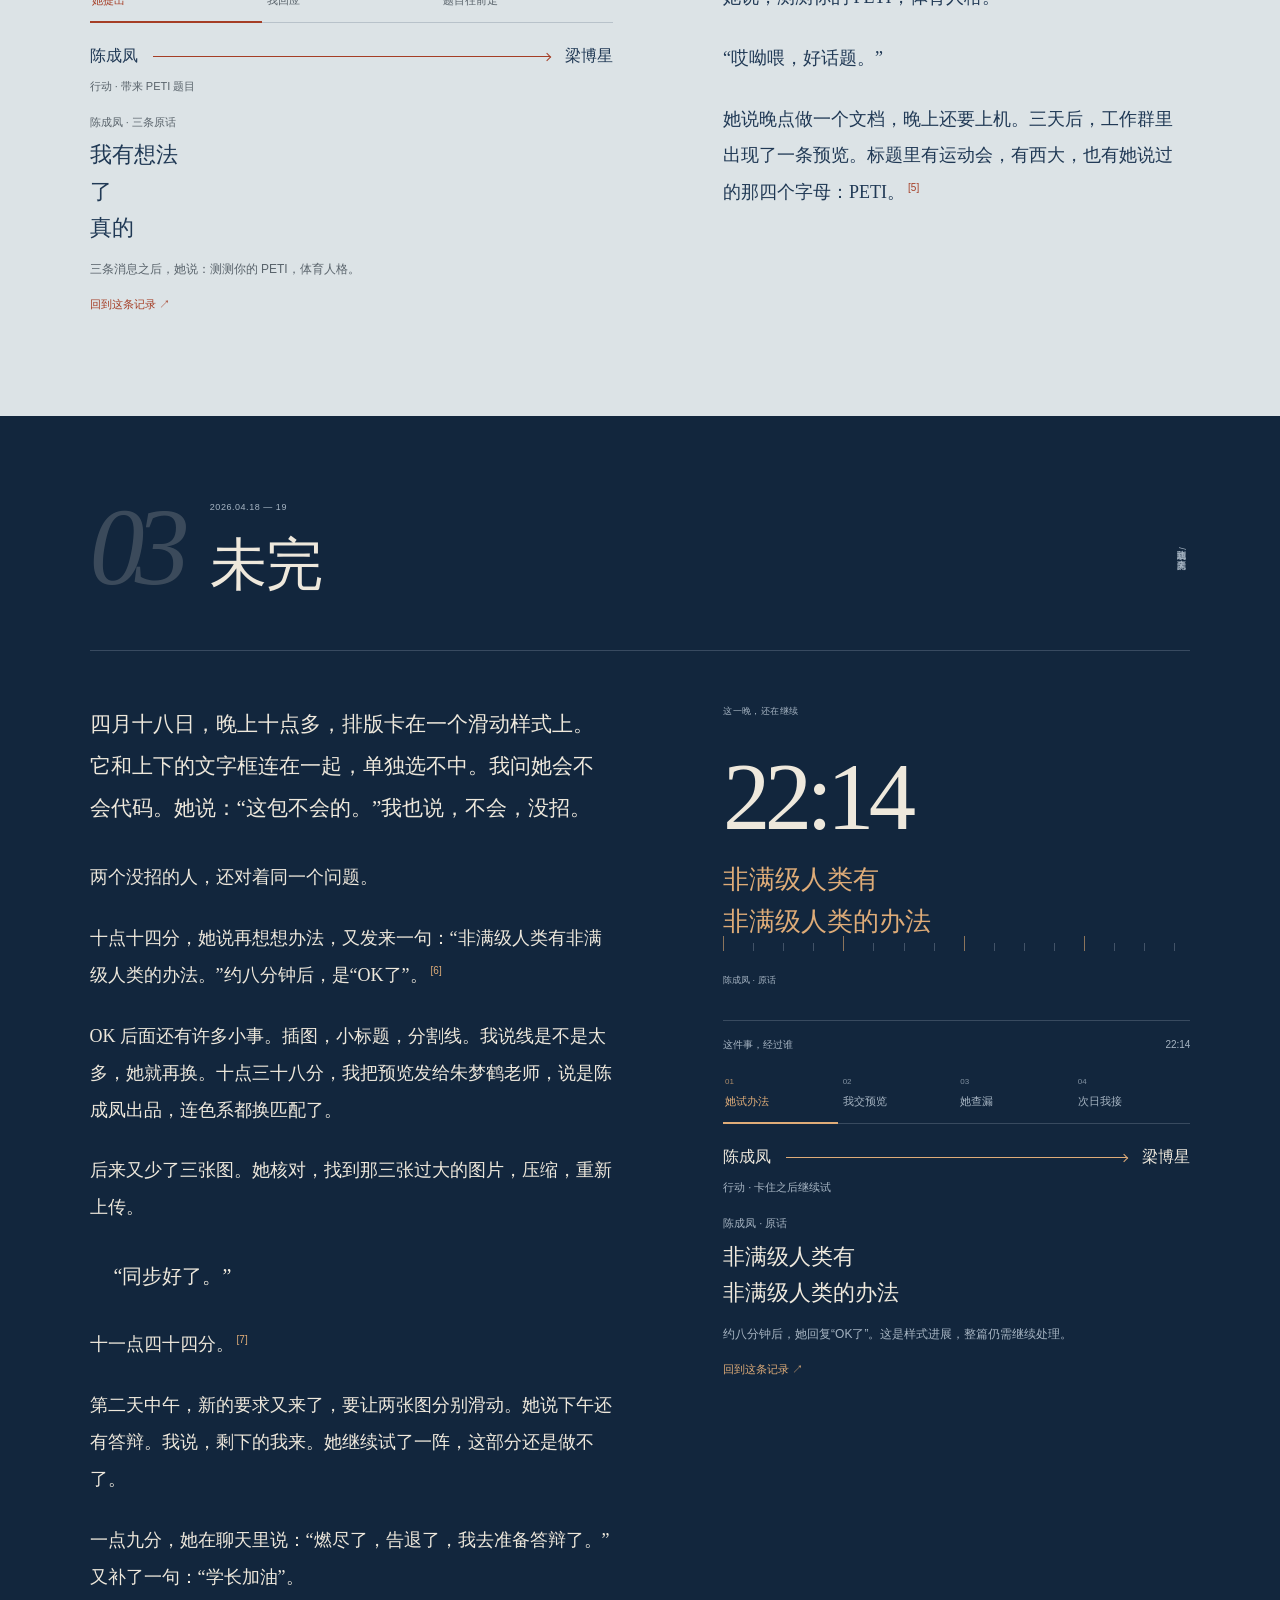
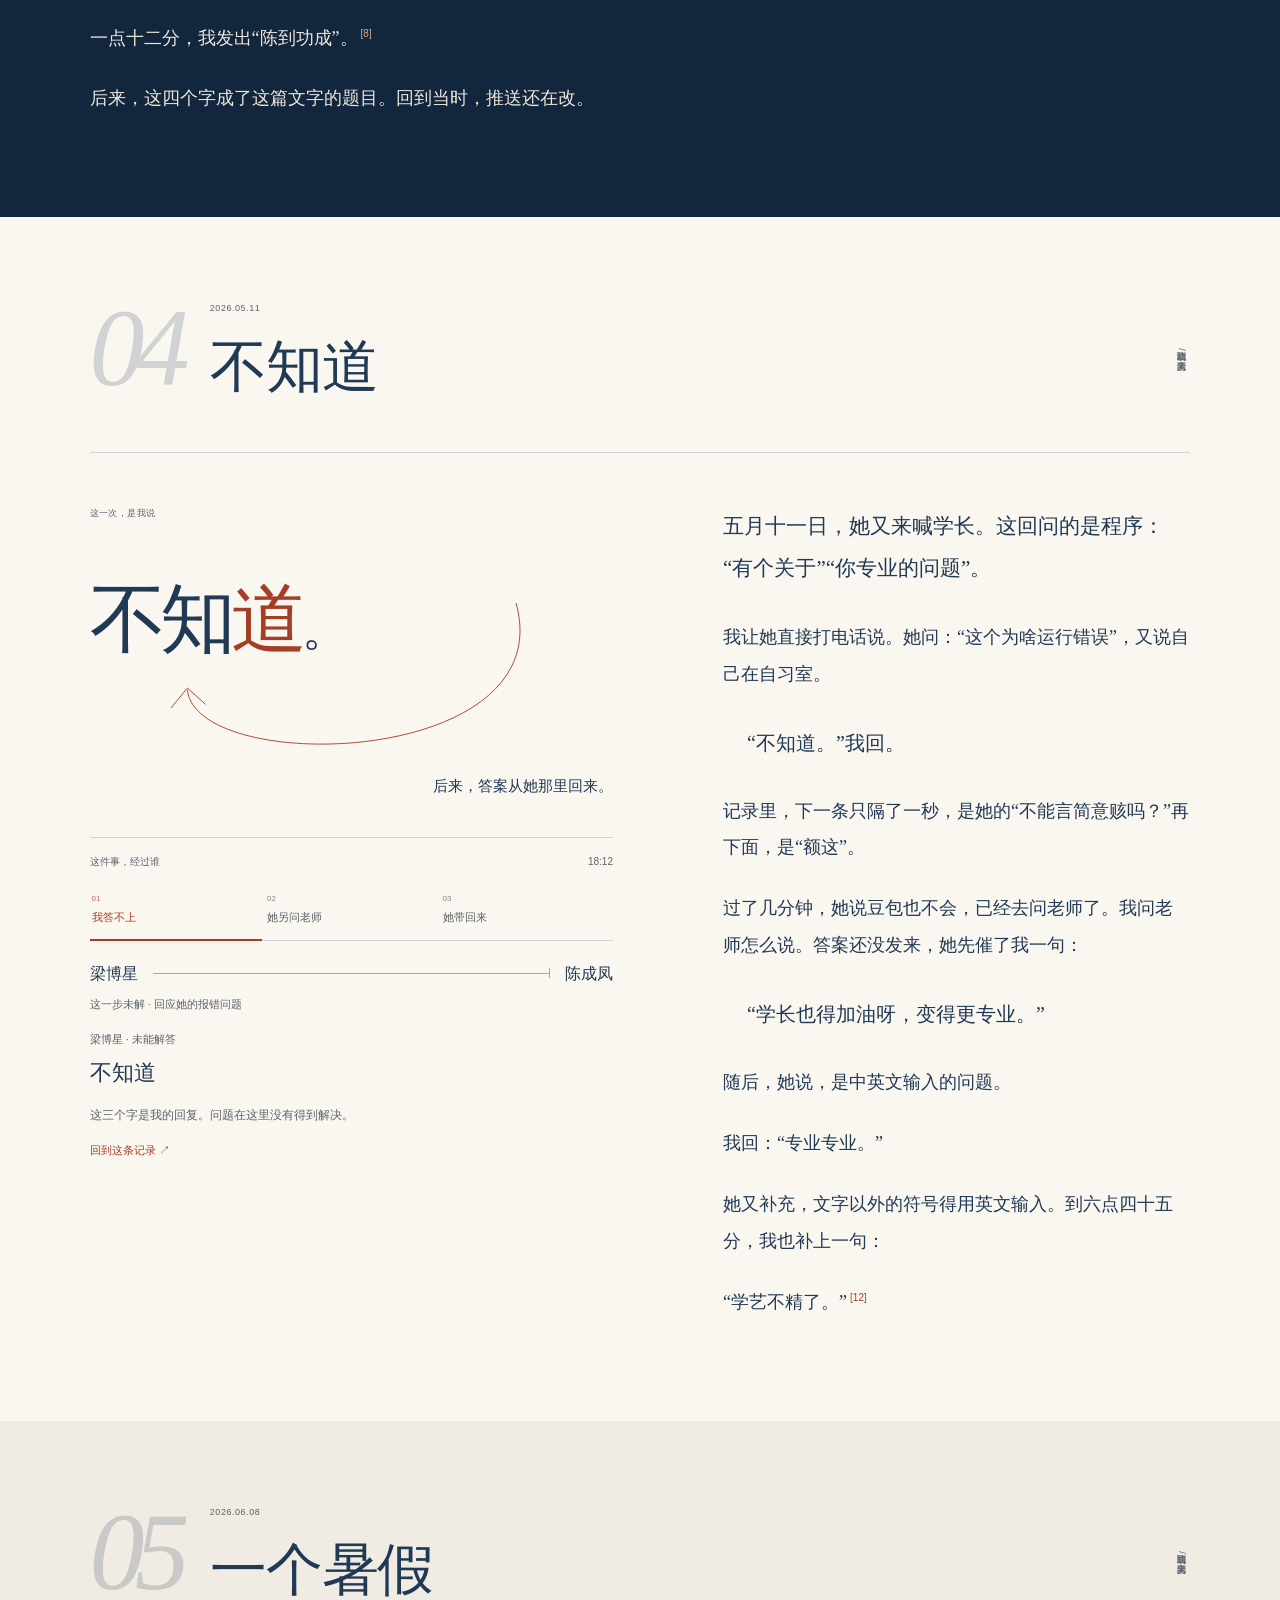
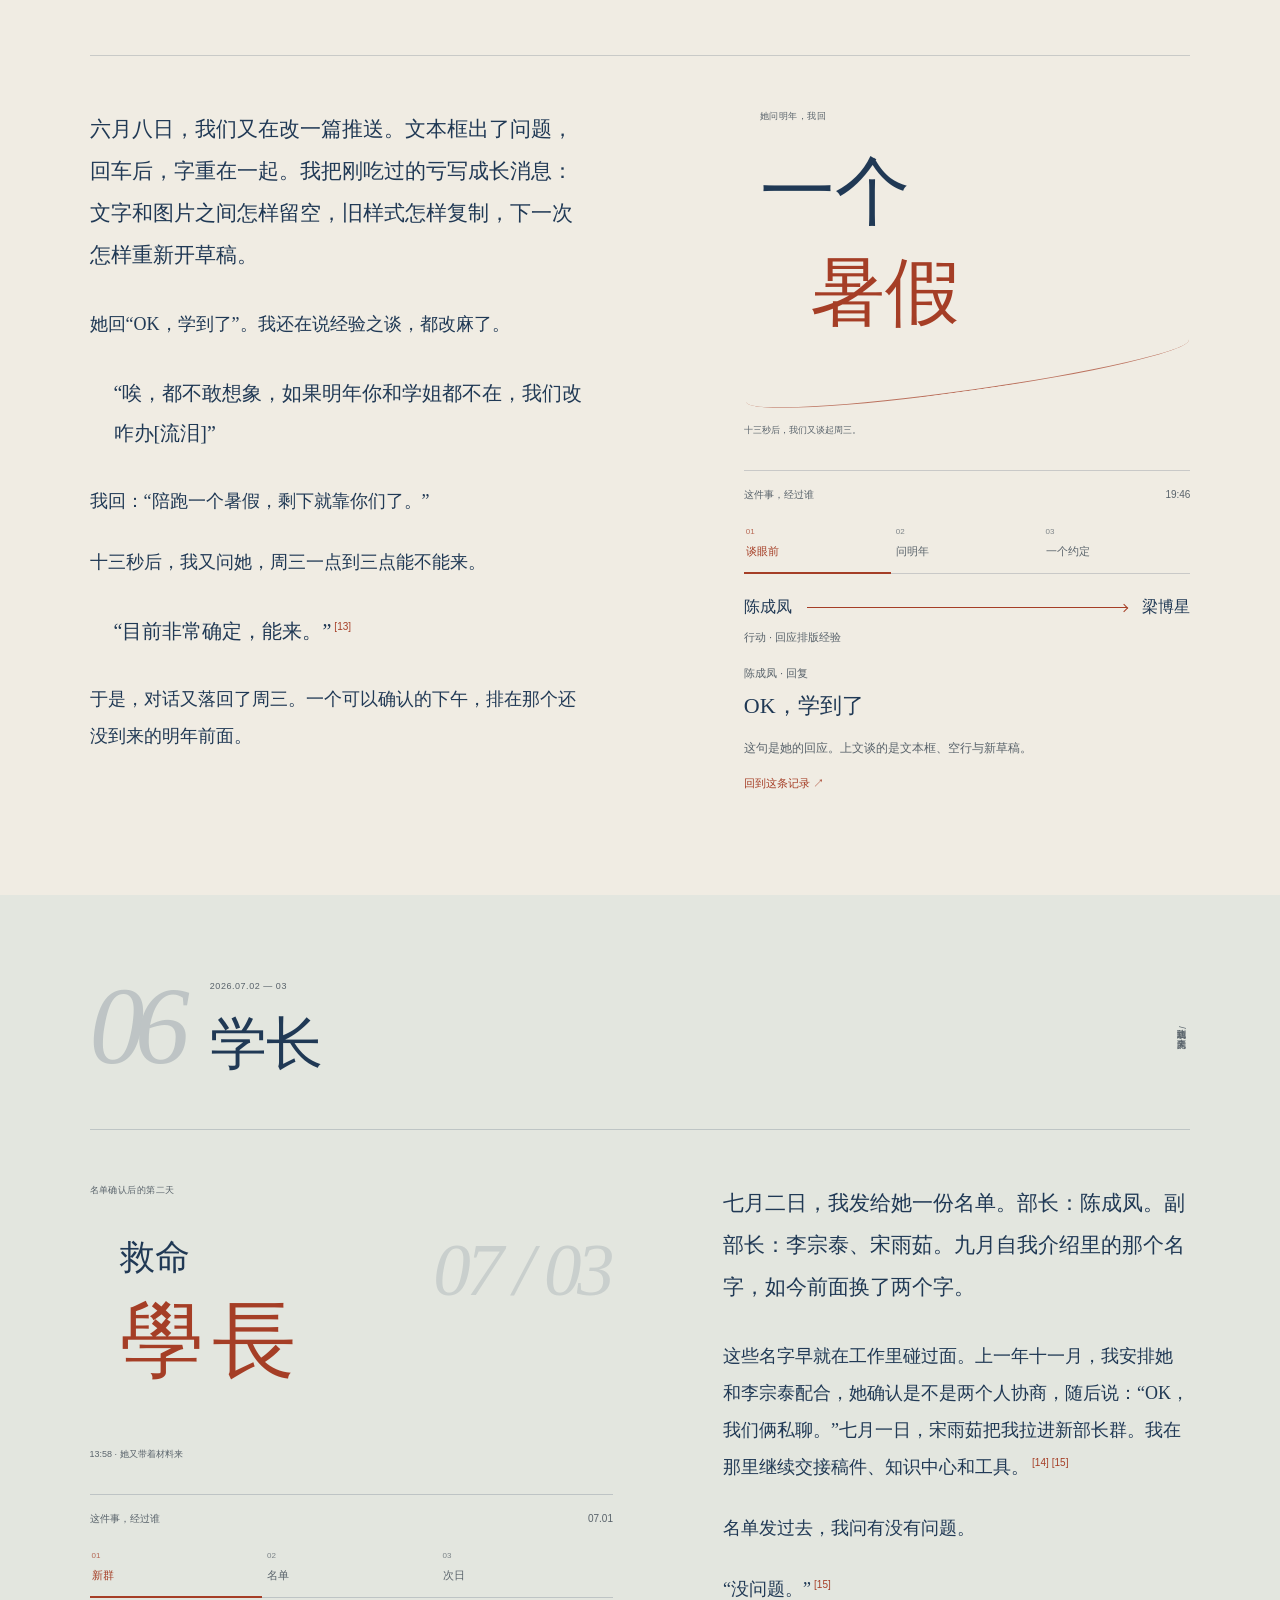
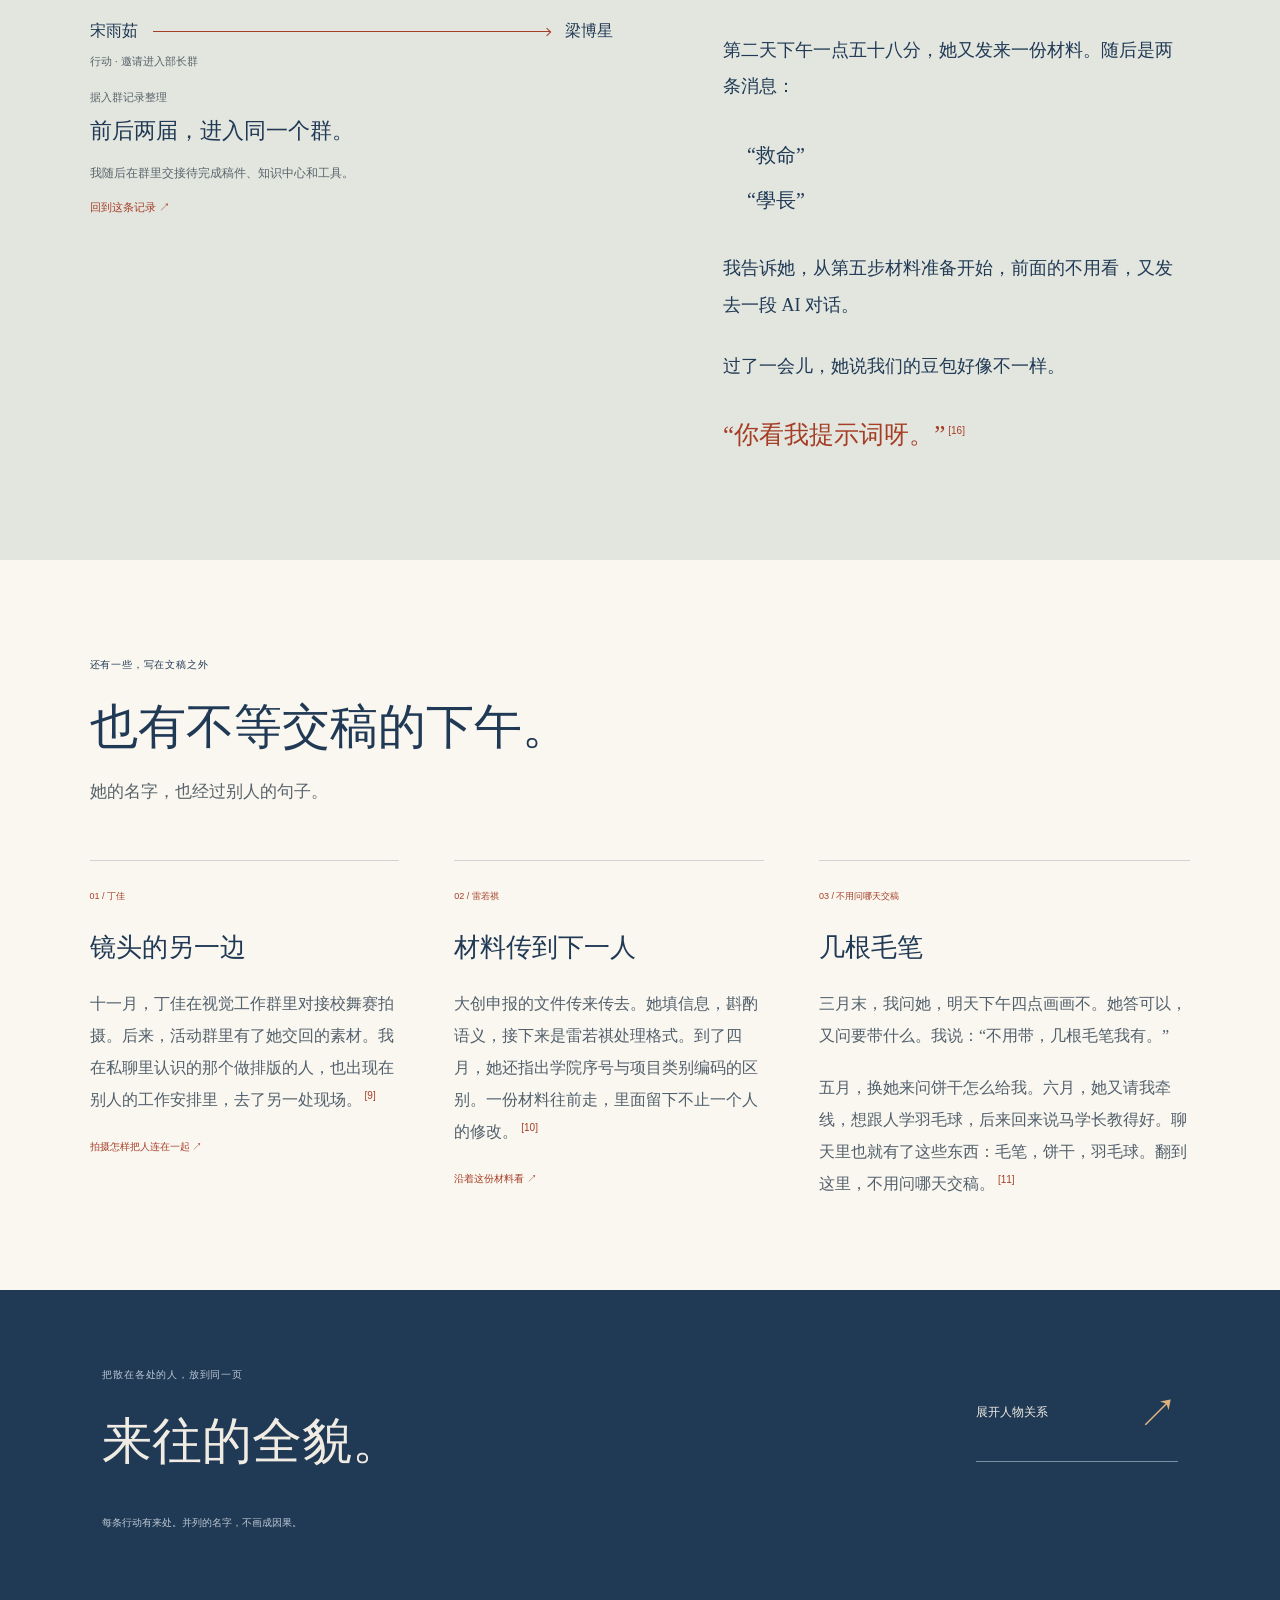
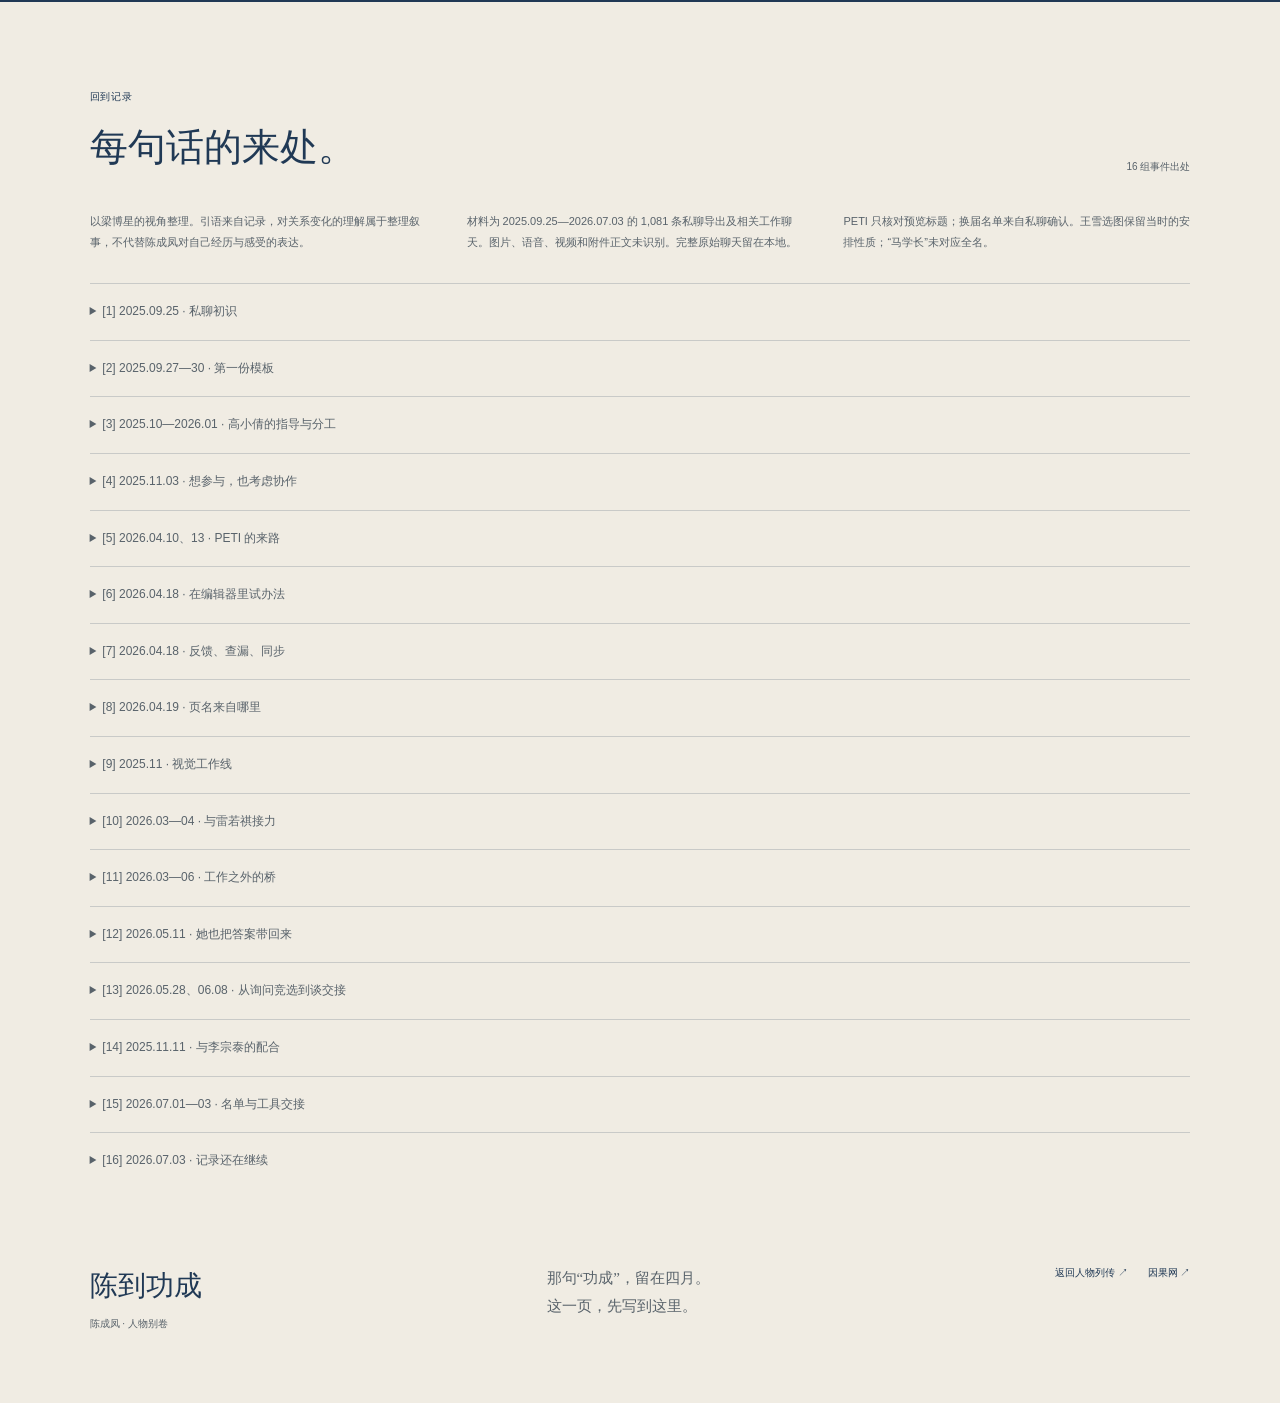
<file: chen-chengfeng/index.html>
<!doctype html>
<html lang="zh-CN"><head><meta charset="utf-8"><meta name="viewport" content="width=device-width,initial-scale=1"><meta name="robots" content="noindex,noarchive"><meta name="theme-color" content="#203955"><meta name="description" content="陈成凤与梁博星。六章纪实散文，沿着每一次提问、回应与接手，看一段关系怎样来回生长。"><title>陈到功成｜来回之间，未完的一页</title><link rel="stylesheet" href="style.aee0baf2e748.css"><script src="app.6a46a1538538.js" defer></script></head>
<body><a class="skip" href="#story">跳到正文</a><div class="reading-progress" aria-hidden="true"><i></i></div>
<header class="masthead"><a class="brand" href="../">凝结核<span>人物别卷 · 013</span></a><nav aria-label="主导航"><a href="#story">读来往</a><a href="#network" data-open-network>看关系</a><a href="#sources">查来处</a></nav><span class="byline">梁博星 / 记</span></header>
<main><section class="cover" id="cover" aria-labelledby="title"><div class="cover-top"><span>CHEN CHENGFENG</span><span>2025.09 — 2026.07</span></div><h1 id="title">陈<span>成</span>凤<i>。</i></h1><div class="cover-bottom"><div class="cover-copy"><span class="book-name">陈到功成</span><h2>来回之间，<br>未完的一页。</h2><p>那句“功成”发出去时，<br>事情还没有做完。</p><a class="start-reading" href="#first">从九月读起 <span>↘</span></a></div><div class="cover-conversation" data-voice="0" id="opening"><div class="voice-top"><span>一段关系，试着从两边读</span><span id="voice-date">2025.09.27</span></div><div class="voice-stage"><svg viewBox="0 0 600 220" aria-hidden="true"><defs><marker id="voice-arrow" viewBox="0 0 10 10" refX="8" refY="5" markerWidth="5" markerHeight="5" orient="auto"><path d="M1 1 L8 5 L1 9"/></marker></defs><path class="voice-out" d="M100 100 C150 5 450 5 500 100" marker-end="url(#voice-arrow)"/><path class="voice-back" d="M500 125 C450 220 150 220 100 125" marker-end="url(#voice-arrow)"/></svg><div class="voice-person voice-me"><span>我</span><small>梁博星</small></div><div class="voice-person voice-her"><span>她</span><small>陈成凤</small></div><div class="voice-message" aria-live="polite" aria-atomic="true"><span id="voice-direction">我问她</span><p id="voice-quote">你想来吗？</p></div></div><div class="voice-tabs" role="group" aria-label="从不同方向读这段关系"><button type="button" data-voice-select="0" aria-pressed="true">九月 · 我邀她</button><button type="button" data-voice-select="1" aria-pressed="false">四月 · 她提议</button><button type="button" data-voice-select="2" aria-pressed="false">五月 · 她提醒我</button></div><a id="voice-source" href="#s2">这句话的来处 ↗</a></div></div><span class="cover-folio">A STORY IN REPLIES</span></section>
<section class="overture" id="story"><span>序 / 从后来往回看</span><div><p>七月，她的名字排在了部长那一行。<br>第二天，她仍叫我：<em>“學長”</em>。</p><p>我把记录往前翻。九月的自我介绍、四月夜里的预览、六月没改好的文本框，一页页退回去。最早的那几句话很短。我们谈的是一个标题，谁也没有提到明年。</p></div><div class="overture-mark" aria-hidden="true">↶</div></section>
<nav class="chapter-nav" aria-label="六章来往"><a href="#first" data-stage-link="0" aria-current="step"><span>01</span>题头</a><a href="#idea" data-stage-link="1"><span>02</span>真的</a><a href="#svg" data-stage-link="2"><span>03</span>未完</a><a href="#answer" data-stage-link="3"><span>04</span>不知道</a><a href="#handover" data-stage-link="4"><span>05</span>一个暑假</a><a href="#after" data-stage-link="5"><span>06</span>学长</a><button type="button" class="reading-mode" aria-pressed="false">只读文字</button></nav>
<div class="chapters"><section class="chapter chapter-first" id="first" data-scene="0" aria-labelledby="heading-first"><div class="chapter-heading"><span class="chapter-number">01</span><div><span class="chapter-date">2025.09 — 11</span><h2 id="heading-first">题头</h2></div><span class="chapter-hint">陈到功成 / 未完的一页</span></div><div class="chapter-grid"><div class="chapter-prose"><p class="chapter-lead">九月二十五日，她从青媒文编群加来，把自己写得很清楚：大一，南区，历史学院，陈成凤。那时，这个名字还连着一串介绍，像一行刚填好的题头。</p><div class="scene-dialogue"><p>“不是有大标题吗？”她问。</p><p>“大标题不在下面。”</p><p>“好的好的，没看见。”<a class="cite" href="#s1">[1]</a></p></div>
<p>两天后，我问她愿不愿意做国庆升旗的排版。先把文字框、图片框放好，等内容来了再填。她说好的，又问什么时候要。九月底，模板来回改，我说可以再简约一点。最后回给她的是三个字：“好的很”。<a class="cite" href="#s2">[2]</a></p>
<p>到了十一月，我一会儿请她拍些片段，一会儿又说算了，别加工作量。她回，没事，只是练手。谈到文案，她说：“我是真的觉得文编挺有意思的。”</p>
<p>我说可以，我去沟通。她却让我先别急。如果那边的同学已经写好了，她就拍点片段；两个人写，可能会不协调。后面，她又说，那个同学的框架已经写好了。<a class="cite" href="#s4">[4]</a></p></div><aside class="chapter-margin" aria-label="题头的来回"><div class="art art-first" aria-hidden="true"><span class="art-label">最早的几句话</span><span class="title-mark">题头</span><span class="title-rule"></span><p>大标题<br><em>不在下面。</em></p><span class="art-note">2025 · SEPTEMBER</span></div><div class="causal-trace" data-trace-scene="first" data-kind="action"><div class="trace-label"><span>这件事，经过谁</span><span class="trace-date">09.27</span></div><div class="trace-tabs" role="group" aria-label="题头中的行动"><button type="button" data-trace="0" aria-pressed="true"><span>01</span>我邀她</button><button type="button" data-trace="1" aria-pressed="false"><span>02</span>修改之后</button><button type="button" data-trace="2" aria-pressed="false"><span>03</span>还有学姐</button></div><div class="trace-display" aria-live="polite" aria-atomic="true"><div class="trace-route"><b class="trace-from">梁博星</b><span class="trace-arrow" aria-hidden="true"></span><b class="trace-to">陈成凤</b></div><p class="trace-action">邀请做国庆排版</p><span class="trace-speaker">梁博星 · 原话</span><p class="trace-quote">有个给十一升旗活动排版的任务，你想来吗？</p><p class="trace-note">邀请之后，她接下任务，并问什么时候要。</p><a class="trace-source" href="#s2">回到这条记录 ↗</a></div></div></aside></div></section><section class="chapter chapter-idea" id="idea" data-scene="1" aria-labelledby="heading-idea"><div class="chapter-heading"><span class="chapter-number">02</span><div><span class="chapter-date">2026.04.10 — 13</span><h2 id="heading-idea">真的</h2></div><span class="chapter-hint">陈到功成 / 未完的一页</span></div><div class="chapter-grid"><div class="chapter-prose"><p class="chapter-lead">到了四月，那个“真的”又出现了。这回，它单独占了一条消息。</p><div class="scene-dialogue"><p>“我有想法”</p><p>“了”</p><p>“真的”</p></div>
<p>我回：“快讲 快快请讲！”两秒后，又单独补了一个感叹号。</p>
<p>她说，测测你的 PETI，体育人格。</p>
<p>“哎呦喂，好话题。”</p>
<p>她说晚点做一个文档，晚上还要上机。三天后，工作群里出现了一条预览。标题里有运动会，有西大，也有她说过的那四个字母：PETI。<a class="cite" href="#s5">[5]</a></p></div><aside class="chapter-margin" aria-label="真的的来回"><div class="art art-idea" aria-hidden="true"><span class="art-label">她带来的题目</span><b>！</b><p>我有想法<span>了</span><em>真的</em></p><span class="art-note">PETI / 体育人格</span></div><div class="causal-trace" data-trace-scene="idea" data-kind="action"><div class="trace-label"><span>这件事，经过谁</span><span class="trace-date">04.10</span></div><div class="trace-tabs" role="group" aria-label="真的中的行动"><button type="button" data-trace="0" aria-pressed="true"><span>01</span>她提出</button><button type="button" data-trace="1" aria-pressed="false"><span>02</span>我回应</button><button type="button" data-trace="2" aria-pressed="false"><span>03</span>题目往前走</button></div><div class="trace-display" aria-live="polite" aria-atomic="true"><div class="trace-route"><b class="trace-from">陈成凤</b><span class="trace-arrow" aria-hidden="true"></span><b class="trace-to">梁博星</b></div><p class="trace-action">带来 PETI 题目</p><span class="trace-speaker">陈成凤 · 三条原话</span><p class="trace-quote">我有想法<br>了<br>真的</p><p class="trace-note">三条消息之后，她说：测测你的 PETI，体育人格。</p><a class="trace-source" href="#s5">回到这条记录 ↗</a></div></div></aside></div></section><section class="chapter chapter-svg" id="svg" data-scene="2" aria-labelledby="heading-svg"><div class="chapter-heading"><span class="chapter-number">03</span><div><span class="chapter-date">2026.04.18 — 19</span><h2 id="heading-svg">未完</h2></div><span class="chapter-hint">陈到功成 / 未完的一页</span></div><div class="chapter-grid"><div class="chapter-prose"><p class="chapter-lead">四月十八日，晚上十点多，排版卡在一个滑动样式上。它和上下的文字框连在一起，单独选不中。我问她会不会代码。她说：“这包不会的。”我也说，不会，没招。</p><p>两个没招的人，还对着同一个问题。</p>
<p>十点十四分，她说再想想办法，又发来一句：“非满级人类有非满级人类的办法。”约八分钟后，是“OK了”。<a class="cite" href="#s6">[6]</a></p>
<p>OK 后面还有许多小事。插图，小标题，分割线。我说线是不是太多，她就再换。十点三十八分，我把预览发给朱梦鹤老师，说是陈成凤出品，连色系都换匹配了。</p>
<p>后来又少了三张图。她核对，找到那三张过大的图片，压缩，重新上传。</p>
<div class="scene-dialogue"><p>“同步好了。”</p></div>
<p>十一点四十四分。<a class="cite" href="#s7">[7]</a></p>
<p>第二天中午，新的要求又来了，要让两张图分别滑动。她说下午还有答辩。我说，剩下的我来。她继续试了一阵，这部分还是做不了。</p>
<p>一点九分，她在聊天里说：“燃尽了，告退了，我去准备答辩了。”又补了一句：“学长加油”。</p>
<p>一点十二分，我发出“陈到功成”。<a class="cite" href="#s8">[8]</a></p>
<p>后来，这四个字成了这篇文字的题目。回到当时，推送还在改。</p></div><aside class="chapter-margin" aria-label="未完的来回"><div class="art art-night" aria-hidden="true"><span class="art-label">这一晚，还在继续</span><span class="night-dial">22<span>:</span>14</span><p>非满级人类有<br>非满级人类的办法</p><div class="night-ticks"><i></i><i></i><i></i><i></i><i></i><i></i><i></i><i></i><i></i><i></i><i></i><i></i><i></i><i></i><i></i><i></i></div><span class="art-note">陈成凤 · 原话</span></div><div class="causal-trace" data-trace-scene="svg" data-kind="action"><div class="trace-label"><span>这件事，经过谁</span><span class="trace-date">22:14</span></div><div class="trace-tabs" role="group" aria-label="未完中的行动"><button type="button" data-trace="0" aria-pressed="true"><span>01</span>她试办法</button><button type="button" data-trace="1" aria-pressed="false"><span>02</span>我交预览</button><button type="button" data-trace="2" aria-pressed="false"><span>03</span>她查漏</button><button type="button" data-trace="3" aria-pressed="false"><span>04</span>次日我接</button></div><div class="trace-display" aria-live="polite" aria-atomic="true"><div class="trace-route"><b class="trace-from">陈成凤</b><span class="trace-arrow" aria-hidden="true"></span><b class="trace-to">梁博星</b></div><p class="trace-action">卡住之后继续试</p><span class="trace-speaker">陈成凤 · 原话</span><p class="trace-quote">非满级人类有<br>非满级人类的办法</p><p class="trace-note">约八分钟后，她回复“OK了”。这是样式进展，整篇仍需继续处理。</p><a class="trace-source" href="#s6">回到这条记录 ↗</a></div></div></aside></div></section><section class="chapter chapter-answer" id="answer" data-scene="3" aria-labelledby="heading-answer"><div class="chapter-heading"><span class="chapter-number">04</span><div><span class="chapter-date">2026.05.11</span><h2 id="heading-answer">不知道</h2></div><span class="chapter-hint">陈到功成 / 未完的一页</span></div><div class="chapter-grid"><div class="chapter-prose"><p class="chapter-lead">五月十一日，她又来喊学长。这回问的是程序：“有个关于”“你专业的问题”。</p><p>我让她直接打电话说。她问：“这个为啥运行错误”，又说自己在自习室。</p>
<div class="scene-dialogue"><p>“不知道。”我回。</p></div>
<p>记录里，下一条只隔了一秒，是她的“不能言简意赅吗？”再下面，是“额这”。</p>
<p>过了几分钟，她说豆包也不会，已经去问老师了。我问老师怎么说。答案还没发来，她先催了我一句：</p>
<div class="scene-dialogue"><p>“学长也得加油呀，变得更专业。”</p></div>
<p>随后，她说，是中英文输入的问题。</p>
<p>我回：“专业专业。”</p>
<p>她又补充，文字以外的符号得用英文输入。到六点四十五分，我也补上一句：</p>
<p>“学艺不精了。”<a class="cite" href="#s12">[12]</a></p></div><aside class="chapter-margin" aria-label="不知道的来回"><div class="art art-answer" aria-hidden="true"><span class="art-label">这一次，是我说</span><p>不知<span>道</span><i>。</i></p><svg viewBox="0 0 480 230"><path d="M420 45 C470 225 70 235 60 140 M42 160 L60 138 L80 156"/></svg><span class="answer-return">后来，答案从她那里回来。</span></div><div class="causal-trace" data-trace-scene="answer" data-kind="blocked"><div class="trace-label"><span>这件事，经过谁</span><span class="trace-date">18:12</span></div><div class="trace-tabs" role="group" aria-label="不知道中的行动"><button type="button" data-trace="0" aria-pressed="true"><span>01</span>我答不上</button><button type="button" data-trace="1" aria-pressed="false"><span>02</span>她另问老师</button><button type="button" data-trace="2" aria-pressed="false"><span>03</span>她带回来</button></div><div class="trace-display" aria-live="polite" aria-atomic="true"><div class="trace-route"><b class="trace-from">梁博星</b><span class="trace-arrow" aria-hidden="true"></span><b class="trace-to">陈成凤</b></div><p class="trace-action">回应她的报错问题</p><span class="trace-speaker">梁博星 · 未能解答</span><p class="trace-quote">不知道</p><p class="trace-note">这三个字是我的回复。问题在这里没有得到解决。</p><a class="trace-source" href="#s12">回到这条记录 ↗</a></div></div></aside></div></section><section class="chapter chapter-handover" id="handover" data-scene="4" aria-labelledby="heading-handover"><div class="chapter-heading"><span class="chapter-number">05</span><div><span class="chapter-date">2026.06.08</span><h2 id="heading-handover">一个暑假</h2></div><span class="chapter-hint">陈到功成 / 未完的一页</span></div><div class="chapter-grid"><div class="chapter-prose"><p class="chapter-lead">六月八日，我们又在改一篇推送。文本框出了问题，回车后，字重在一起。我把刚吃过的亏写成长消息：文字和图片之间怎样留空，旧样式怎样复制，下一次怎样重新开草稿。</p><p>她回“OK，学到了”。我还在说经验之谈，都改麻了。</p>
<div class="scene-dialogue"><p>“唉，都不敢想象，如果明年你和学姐都不在，我们改咋办[流泪]”</p></div>
<p>我回：“陪跑一个暑假，剩下就靠你们了。”</p>
<p>十三秒后，我又问她，周三一点到三点能不能来。</p>
<div class="scene-dialogue"><p>“目前非常确定，能来。”<a class="cite" href="#s13">[13]</a></p></div>
<p>于是，对话又落回了周三。一个可以确认的下午，排在那个还没到来的明年前面。</p></div><aside class="chapter-margin" aria-label="一个暑假的来回"><div class="art art-summer" aria-hidden="true"><span class="art-label">她问明年，我回</span><p>一个<br><em>暑假</em></p><span class="summer-horizon"></span><span class="art-note">十三秒后，我们又谈起周三。</span></div><div class="causal-trace" data-trace-scene="handover" data-kind="action"><div class="trace-label"><span>这件事，经过谁</span><span class="trace-date">19:46</span></div><div class="trace-tabs" role="group" aria-label="一个暑假中的行动"><button type="button" data-trace="0" aria-pressed="true"><span>01</span>谈眼前</button><button type="button" data-trace="1" aria-pressed="false"><span>02</span>问明年</button><button type="button" data-trace="2" aria-pressed="false"><span>03</span>一个约定</button></div><div class="trace-display" aria-live="polite" aria-atomic="true"><div class="trace-route"><b class="trace-from">陈成凤</b><span class="trace-arrow" aria-hidden="true"></span><b class="trace-to">梁博星</b></div><p class="trace-action">回应排版经验</p><span class="trace-speaker">陈成凤 · 回复</span><p class="trace-quote">OK，学到了</p><p class="trace-note">这句是她的回应。上文谈的是文本框、空行与新草稿。</p><a class="trace-source" href="#s13">回到这条记录 ↗</a></div></div></aside></div></section><section class="chapter chapter-after" id="after" data-scene="5" aria-labelledby="heading-after"><div class="chapter-heading"><span class="chapter-number">06</span><div><span class="chapter-date">2026.07.02 — 03</span><h2 id="heading-after">学长</h2></div><span class="chapter-hint">陈到功成 / 未完的一页</span></div><div class="chapter-grid"><div class="chapter-prose"><p class="chapter-lead">七月二日，我发给她一份名单。部长：陈成凤。副部长：李宗泰、宋雨茹。九月自我介绍里的那个名字，如今前面换了两个字。</p><p>这些名字早就在工作里碰过面。上一年十一月，我安排她和李宗泰配合，她确认是不是两个人协商，随后说：“OK，我们俩私聊。”七月一日，宋雨茹把我拉进新部长群。我在那里继续交接稿件、知识中心和工具。<a class="cite" href="#s14">[14]</a><a class="cite" href="#s15">[15]</a></p>
<p>名单发过去，我问有没有问题。</p>
<p>“没问题。”<a class="cite" href="#s15">[15]</a></p>
<p>第二天下午一点五十八分，她又发来一份材料。随后是两条消息：</p>
<div class="scene-dialogue"><p>“救命”</p><p>“學長”</p></div>
<p>我告诉她，从第五步材料准备开始，前面的不用看，又发去一段 AI 对话。</p>
<p>过了一会儿，她说我们的豆包好像不一样。</p>
<p class="ending-line">“你看我提示词呀。”<a class="cite" href="#s16">[16]</a></p></div><aside class="chapter-margin" aria-label="学长的来回"><div class="art art-after" aria-hidden="true"><span class="art-label">名单确认后的第二天</span><span class="after-date">07 / 03</span><p>救命<br><em>學長</em></p><span class="art-note">13:58 · 她又带着材料来</span></div><div class="causal-trace" data-trace-scene="after" data-kind="action"><div class="trace-label"><span>这件事，经过谁</span><span class="trace-date">07.01</span></div><div class="trace-tabs" role="group" aria-label="学长中的行动"><button type="button" data-trace="0" aria-pressed="true"><span>01</span>新群</button><button type="button" data-trace="1" aria-pressed="false"><span>02</span>名单</button><button type="button" data-trace="2" aria-pressed="false"><span>03</span>次日</button></div><div class="trace-display" aria-live="polite" aria-atomic="true"><div class="trace-route"><b class="trace-from">宋雨茹</b><span class="trace-arrow" aria-hidden="true"></span><b class="trace-to">梁博星</b></div><p class="trace-action">邀请进入部长群</p><span class="trace-speaker">据入群记录整理</span><p class="trace-quote">前后两届，进入同一个群。</p><p class="trace-note">我随后在群里交接待完成稿件、知识中心和工具。</p><a class="trace-source" href="#s15">回到这条记录 ↗</a></div></div></aside></div></section></div>
<section class="world" id="world"><div class="world-heading"><span class="eyebrow">还有一些，写在文稿之外</span><h2>也有不等交稿的下午。</h2><p>她的名字，也经过别人的句子。</p></div><div class="world-grid"><article><span>01 / 丁佳</span><h3>镜头的另一边</h3><p>十一月，丁佳在视觉工作群里对接校舞赛拍摄。后来，活动群里有了她交回的素材。我在私聊里认识的那个做排版的人，也出现在别人的工作安排里，去了另一处现场。<a class="cite" href="#s9">[9]</a></p><a href="#network" data-event-jump="camera">拍摄怎样把人连在一起 ↗</a></article><article><span>02 / 雷若祺</span><h3>材料传到下一人</h3><p>大创申报的文件传来传去。她填信息，斟酌语义，接下来是雷若祺处理格式。到了四月，她还指出学院序号与项目类别编码的区别。一份材料往前走，里面留下不止一个人的修改。<a class="cite" href="#s10">[10]</a></p><a href="#network" data-event-jump="research">沿着这份材料看 ↗</a></article><article class="world-life"><span>03 / 不用问哪天交稿</span><h3>几根毛笔</h3><p>三月末，我问她，明天下午四点画画不。她答可以，又问要带什么。我说：“不用带，几根毛笔我有。”</p><p>五月，换她来问饼干怎么给我。六月，她又请我牵线，想跟人学羽毛球，后来回来说马学长教得好。聊天里也就有了这些东西：毛笔，饼干，羽毛球。翻到这里，不用问哪天交稿。<a class="cite" href="#s11">[11]</a></p></article></div></section>
<section class="connections-door"><div><span class="eyebrow">把散在各处的人，放到同一页</span><h2>来往的全貌。</h2></div><a href="#network" data-open-network>展开人物关系 <span>↗</span></a><p>每条行动有来处。并列的名字，不画成因果。</p></section>
<section class="sources" id="sources"><div class="section-heading"><div><span class="eyebrow">回到记录</span><h2>每句话的来处。</h2></div><span>16 组事件出处</span></div><div class="source-intro"><p>以梁博星的视角整理。引语来自记录，对关系变化的理解属于整理叙事，不代替陈成凤对自己经历与感受的表达。</p><p>材料为 2025.09.25—2026.07.03 的 1,081 条私聊导出及相关工作聊天。图片、语音、视频和附件正文未识别。完整原始聊天留在本地。</p><p>PETI 只核对预览标题；换届名单来自私聊确认。王雪选图保留当时的安排性质；“马学长”未对应全名。</p></div>    <details id="s1"><summary>[1] 2025.09.25 · 私聊初识</summary><p>她从“25青媒文编”自我介绍，随后问“不是有大标题吗？”，你回复“大标题不在下面”，她再回复“好的好的，没看见”。</p></details>
    <details id="s2"><summary>[2] 2025.09.27—30 · 第一份模板</summary><p>你邀请她做十一升旗活动排版，说明先放好文字框和图片框。9 月 29 日她发来模板；你提出“可以适当简约”。30 日再改，你回“好的很”。</p></details>
    <details id="s3"><summary>[3] 2025.10—2026.01 · 高小倩的指导与分工</summary><p>“25青媒文编”10 月 13 日：高小倩征集校舞赛文稿参与者，她答“我可以的”。10 月 21 日，你要求她将预览发给高小倩。“25青媒大家庭”1 月 29 日：高小倩分配返校宣讲稿件，由两人各做一部分。</p></details>
    <details id="s4"><summary>[4] 2025.11.03 · 想参与，也考虑协作</summary><p>私聊中，你提到不再增加工作量，她说只是练手，随后说“我是真的觉得文编挺有意思的”。谈到共同写文案，她让你先别急，说明另一个同学已有框架，两个人写可能不协调；如果对方已写好，她就拍点片段。</p></details>
    <details id="s5"><summary>[5] 2026.04.10、13 · PETI 的来路</summary><p>10 日私聊，她分三条发出“我有想法”“了”“真的”，再提出“测测你的PETI”“体育人格”。你回复“快讲 快快请讲！”后，两秒又单发“！”。她说晚点做文档，晚上要上机。13 日“26青媒文编”中，你发出带有 PETI 体育人格标题的预览链接。此处只核对预览标题，不声称已经核验最终发布。</p></details>
    <details id="s6"><summary>[6] 2026.04.18 · 在编辑器里试办法</summary><p>私聊中滑动样式与上下文字框相连，不能单独选中；你们均表示不会相应代码。22:14，她说“我在想想办法吧”“非满级人类有非满级人类的办法”；22:22 回“OK了”。</p></details>
    <details id="s7"><summary>[7] 2026.04.18 · 反馈、查漏、同步</summary><p>你们陆续讨论插图、小标题和分割线；22:38，你向朱梦鹤老师介绍陈成凤做的排版与配色。私聊 23:33—44，她核对缺图，确认三张图片过大并压缩重传，最后回复“同步好了”。</p></details>
    <details id="s8"><summary>[8] 2026.04.19 · 页名来自哪里</summary><p>私聊中，新的双图滑动要求仍需继续处理，她在 13:09 说“燃尽了，告退了，我去准备答辩了”“学长加油”，你接着处理。13:12:11，你发出“陈到功成”。</p></details>
    <details id="s9"><summary>[9] 2025.11 · 视觉工作线</summary><p>“25视觉设计中心”11 月 10 日：丁佳对接她和其他同学参与校舞赛拍摄；“11.14校舞赛决赛”中有她提交的拍摄素材。11 月 19 日视觉工作安排明确列出她与刘荣参与拍摄。</p></details>
    <details id="s10"><summary>[10] 2026.03—04 · 与雷若祺接力</summary><p>“26大创”3 月 31 日，你要求核对申报材料与论文原文。4 月 1 日，她反馈信息已填并微调语义，雷若祺随后交格式调整后的文件；13 日，她区分学院序号与项目类别编码。</p></details>
    <details id="s11"><summary>[11] 2026.03—06 · 工作之外的桥</summary><p>3 月 31 日至 4 月 1 日私聊有约画画与到场确认，你说“不用带，几根毛笔我有”；5 月 7 日谈到给你饼干；6 月 1 日她请你牵线会打羽毛球的人，3 日称赞“马学长的教学满分”。</p></details>
    <details id="s12"><summary>[12] 2026.05.11 · 她也把答案带回来</summary><p>她问程序报错并说明自己在自习室；你回“不知道”，后接她的“不能言简意赅吗？”“额这”。18:20 她说已去问老师，回来说明中英文符号问题，并说“学长也得加油呀，变得更专业”。你回“专业专业”，18:45 再说“学艺不精了”。</p></details>
    <details id="s13"><summary>[13] 2026.05.28、06.08 · 从询问竞选到谈交接</summary><p>5 月 28 日，她向你问竞选与副部长工作，你让她问高小倩；高小倩随后回复你“问我来了”。6 月 8 日，文本框回车后文字重叠。你说明排版要求，她问到明年，你于 19:48:54 回复“陪跑一个暑假，剩下就靠你们了”；19:49:07 接着确认周三 1—3 点是否能来，她答“目前非常确定，能来”。</p></details>
    <details id="s14"><summary>[14] 2025.11.11 · 与李宗泰的配合</summary><p>“25青媒文编”中，你安排她与李宗泰协作，她确认“我跟李宗泰一起吗，我们俩协商？”，随后说“OK，我们俩私聊”。私聊中你再明确，她负责编辑。</p></details>
    <details id="s15"><summary>[15] 2026.07.01—03 · 名单与工具交接</summary><p>7 月 1 日，宋雨茹邀请你加入“26文编部长群”；群里你交接待完成稿件、知识中心和工具。7 月 2 日私聊，你列出“部长：陈成凤；副部长：李宗泰 宋雨茹”，她回答“没问题”。3 日群里她说考完试会细细研究工具。</p></details>
    <details id="s16"><summary>[16] 2026.07.03 · 记录还在继续</summary><p>她发来材料求助，你指出处理的起点，并给出 AI 对话。14:15，她说你们的豆包不一样，你答“你看我提示词呀”。</p></details>
</section>
<footer class="end"><a href="#cover">陈到功成<span>陈成凤 · 人物别卷</span></a><p>那句“功成”，留在四月。<br>这一页，先写到这里。</p><div><a href="../">返回人物列传 ↗</a><a href="https://causal-web.maniforld.com/">因果网 ↗</a></div></footer></main><dialog id="connection-dialog" aria-labelledby="network-title"><div class="dialog-bar"><span>从这件事，展开一段关系</span><button type="button" class="close-dialog" aria-label="关闭关系图">返回故事 <span>×</span></button></div><section class="network" id="network" aria-labelledby="network-title"><div class="section-heading network-heading"><div><span class="eyebrow">把发生过的事，放到同一张图里</span><h2 id="network-title">因为什么，<br>我们连在一起。</h2></div><p>选一件事，看行动经过谁。<br>点一个名字，看她和这个人的连接。</p></div>
 <div class="event-filters" role="group" aria-label="选择事件路线"><button data-event="all" aria-pressed="true">全部线索</button><button data-event="learning" aria-pressed="false">学排版</button><button data-event="idea" aria-pressed="false">PETI</button><button data-event="night" aria-pressed="false">排版那一晚</button><button data-event="answer" aria-pressed="false">带回答案</button><button data-event="handover" aria-pressed="false">换届</button><button data-event="camera" aria-pressed="false">拍摄</button><button data-event="research" aria-pressed="false">大创</button></div>
 <p id="network-status" class="sr-only" role="status" aria-atomic="true"></p>
 <div class="network-body"><div class="graph-wrap"><svg id="relation-map" viewBox="0 0 1000 680" role="group" aria-label="陈成凤与八位人物、未署名老师及工作群之间的行动连接；下方按钮提供人物选择。"></svg><div class="graph-legend"><span><i></i>具体行动</span><span><i></i>同届名单</span><span><i></i>由她转述</span><span>位置不表示亲疏</span></div></div><div class="network-story"><div class="connection-top"><span id="connection-kind">从一件事读起</span><span id="connection-date">2025.09 — 2026.07</span></div><h3 id="connection-title">每条线，都有一个动词。</h3><p id="connection-summary">任务、题目、反馈、材料。选择上方的一件事，沿着它的来路和去向继续看。</p><ol id="relation-route" class="relation-route" aria-label="行动顺序"></ol><div id="relation-detail" class="relation-detail"></div></div></div>
 <div class="people" aria-label="选择人物关系"><button data-person="liang" aria-pressed="false" aria-controls="relation-detail">梁博星</button><button data-person="gao" aria-pressed="false" aria-controls="relation-detail">高小倩</button><button data-person="wang" aria-pressed="false" aria-controls="relation-detail">王雪</button><button data-person="ding" aria-pressed="false" aria-controls="relation-detail">丁佳</button><button data-person="zhu" aria-pressed="false" aria-controls="relation-detail">朱梦鹤</button><button data-person="li" aria-pressed="false" aria-controls="relation-detail">李宗泰</button><button data-person="song" aria-pressed="false" aria-controls="relation-detail">宋雨茹</button><button data-person="lei" aria-pressed="false" aria-controls="relation-detail">雷若祺</button></div><noscript><p>主要人物的行动已写在上面的故事中。互动图需要 JavaScript。</p></noscript></section>

</dialog><noscript><p class="no-js-note">故事与出处可直接阅读。每章默认显示第一条行动；互动关系图需启用 JavaScript。</p></noscript></body></html>
</file>
<file: chen-chengfeng/style.aee0baf2e748.css>
:root{--paper:#f0ece3;--sheet:#faf7f0;--ink:#203955;--soft:#59636b;--line:#20395530;--red:#a53e26;--blue:#203955;--serif:"Songti SC","STSong","Noto Serif CJK SC",serif;--sans:-apple-system,BlinkMacSystemFont,"PingFang SC","Microsoft YaHei",sans-serif;font:100%/1.6 var(--serif);color:var(--ink);background:var(--paper);font-synthesis:none}*{box-sizing:border-box}html{scroll-behavior:smooth;scroll-padding-top:150px}body{margin:0}h1,h2,h3,p{margin:0}h1,h2,h3{font-weight:400}a{color:inherit;text-underline-offset:5px}button{font:inherit;cursor:pointer}button,a{-webkit-tap-highlight-color:transparent}button:focus-visible,a:focus-visible,summary:focus-visible{outline:2px solid var(--red);outline-offset:5px}button:active{transform:translateY(1px)}.skip{position:fixed;z-index:200;top:-60px;left:20px;background:var(--paper);padding:12px}.skip:focus{top:10px}.sr-only{position:absolute;width:1px;height:1px;overflow:hidden;clip-path:inset(50%);white-space:nowrap}.cite{font:10px/1.7 var(--sans);text-decoration:none;color:var(--red);vertical-align:super;margin-left:3px}.reading-progress{height:2px;position:fixed;top:0;inset-inline:0;z-index:101}.reading-progress i{display:block;height:100%;background:var(--red);transform:scaleX(0);transform-origin:left}.eyebrow{font:10px/1.8 var(--sans);letter-spacing:.08em}.masthead{height:66px;padding:0 5%;display:flex;align-items:center;justify-content:space-between;gap:30px;position:fixed;z-index:90;inset:0 0 auto;background:#f0ece3ed;backdrop-filter:blur(16px);font:11px/1.8 var(--sans)}.masthead a{text-decoration:none}.brand{font-size:15px;font-weight:600;letter-spacing:.1em}.brand span{margin-left:24px;font-size:10px;letter-spacing:0;font-weight:400;color:var(--soft)}.masthead nav{display:flex;gap:32px}.byline{color:var(--soft)}
.cover{padding:115px 6% 30px;min-height:820px;position:relative;overflow:hidden;background:var(--paper)}.cover-top{display:flex;align-items:center;justify-content:space-between;font:10px/1.8 var(--sans);letter-spacing:.18em;padding-bottom:15px;border-bottom:1px solid var(--line)}.cover h1{font-size:clamp(120px,20vw,300px);line-height:1.18;letter-spacing:.06em;text-align:center;margin:10px -3% 20px;position:relative}.cover h1>span{font-style:italic;color:var(--red)}.cover h1>i{font-size:.48em;letter-spacing:-.6em;font-style:normal;position:relative;left:-.13em}.cover-bottom{display:grid;grid-template-columns:1fr 1.2fr;gap:8%;align-items:center;padding-top:12px}.book-name{font:10px/1.8 var(--sans);color:var(--red);letter-spacing:.22em}.cover-copy h2{font-size:34px;line-height:1.6;letter-spacing:.03em;margin:10px 0 18px}.cover-copy>p{font-size:15px;line-height:2;color:var(--soft)}.start-reading{font:11px/1.8 var(--sans);display:inline-flex;gap:75px;align-items:center;text-decoration:none;margin-top:24px;padding:13px 0;border-bottom:1px solid var(--red)}.start-reading>span{font-size:26px;line-height:1;color:var(--red)}.cover-conversation{border-top:1px solid var(--line);padding-top:14px}.voice-top{display:flex;justify-content:space-between;gap:15px;font:9px/1.8 var(--sans);color:var(--soft)}.voice-stage{position:relative;height:235px}.voice-stage svg{position:absolute;width:100%;height:100%;overflow:visible}.voice-stage path{fill:none;stroke:var(--red);stroke-width:1.3}.voice-stage .voice-back{opacity:.2}.cover-conversation[data-voice="1"] .voice-out,.cover-conversation[data-voice="2"] .voice-out{opacity:.2}.cover-conversation[data-voice="1"] .voice-back,.cover-conversation[data-voice="2"] .voice-back{opacity:1}.voice-person{position:absolute;top:85px;text-align:center}.voice-person>span{font-size:38px;line-height:1;display:block}.voice-person>small{display:block;font:9px/1.7 var(--sans);margin-top:14px;color:var(--soft)}.voice-me{left:5%}.voice-her{right:5%}.voice-message{position:absolute;top:52px;left:21%;width:58%;text-align:center}.voice-message>span{font:9px/1.8 var(--sans);color:var(--red)}.voice-message>p{font-size:26px;line-height:1.65;margin-top:14px;white-space:pre-line;word-break:normal}.voice-tabs{display:flex;border-top:1px solid var(--line)}.voice-tabs button{flex:1;border:0;background:none;color:var(--soft);font:10px/1.8 var(--sans);padding:15px 8px;border-top:2px solid transparent;margin-top:-1px;min-height:46px}.voice-tabs button[aria-pressed=true]{color:var(--red);border-color:var(--red)}#voice-source{display:block;text-align:right;text-decoration:none;font:9px/1.8 var(--sans);color:var(--soft);margin-top:9px}.cover-folio{display:block;margin-top:42px;text-align:right;font:9px/1.8 var(--sans);letter-spacing:.2em;color:var(--soft)}
.overture{padding:100px 8%;background:var(--blue);color:var(--paper);display:grid;grid-template-columns:.7fr 2fr .4fr;gap:5%;position:relative;overflow:hidden}.overture>span{font:10px/1.8 var(--sans);color:#bac8d4;margin-top:12px}.overture>div>p:first-child{font-size:31px;line-height:1.85}.overture em{font-style:normal;color:#ddb682}.overture>div>p+p{max-width:640px;font-size:17px;line-height:2.1;color:#bdc9d3;margin-top:32px}.overture-mark{font-size:190px;line-height:1;opacity:.18;align-self:center}
.chapter-nav{display:flex;align-items:center;justify-content:center;gap:0;position:sticky;top:66px;z-index:80;background:#f0ece3f5;backdrop-filter:blur(12px);border-bottom:1px solid var(--line);padding:0 4%}.chapter-nav>a{display:flex;gap:12px;align-items:center;padding:17px 22px;font:11px/1.8 var(--sans);text-decoration:none;border-bottom:2px solid transparent;white-space:nowrap}.chapter-nav>a>span{font-size:9px;color:var(--soft)}.chapter-nav>a[aria-current]{border-color:var(--red);color:var(--red)}.reading-mode{margin-left:auto;font:10px/1.8 var(--sans);border:1px solid var(--line);background:none;padding:7px 12px;color:var(--ink);white-space:nowrap}.reading-mode[aria-pressed=true]{background:var(--ink);color:var(--paper)}
.chapter{--chapter-ink:var(--ink);--chapter-soft:var(--soft);--chapter-rule:var(--line);color:var(--chapter-ink);padding:76px max(7%,calc((100vw - 1280px)/2)) 100px;scroll-margin-top:0}.chapter-heading{display:flex;align-items:center;gap:30px;padding-bottom:45px;border-bottom:1px solid var(--chapter-rule);margin-bottom:52px}.chapter-number{font:110px/1 var(--serif);font-style:italic;letter-spacing:-.09em;opacity:.19;align-self:flex-start}.chapter-date{font:9px/1.8 var(--sans);letter-spacing:.06em;color:var(--chapter-soft)}.chapter-heading h2{font-size:57px;line-height:1.4;letter-spacing:-.02em;margin-top:8px}.chapter-hint{font:9px/1.8 var(--sans);letter-spacing:.04em;writing-mode:vertical-rl;margin-left:auto;color:var(--chapter-soft)}.chapter-grid{display:grid;grid-template-columns:1.12fr 1fr;gap:10%;align-items:start}.chapter-prose{font-size:18px;line-height:2.05;min-width:0}.chapter-prose>p+p{margin-top:24px}.chapter-prose>.chapter-lead{font-size:21px;line-height:2;margin-bottom:30px}.scene-dialogue{padding-left:1.2em;margin:30px 0;font-size:20px;line-height:2}.scene-dialogue p+p{margin-top:5px}.dialogue-fragments p:nth-child(2){margin-left:1em}.dialogue-fragments p:nth-child(3){margin-left:2em}.ending-line{font-size:25px;color:var(--red)}.chapter-margin{position:sticky;top:150px;min-width:0}.art{height:280px;position:relative;isolation:isolate;margin-bottom:32px}.art-label{display:block;font:9px/1.8 var(--sans);letter-spacing:.05em;color:var(--chapter-soft)}.art-note{position:absolute;bottom:0;left:0;font:9px/1.8 var(--sans);color:var(--chapter-soft)}.art-first{padding-left:26px;border-left:1px solid var(--chapter-rule)}.title-mark{font-size:12px;position:absolute;right:0;top:8px;color:var(--red);writing-mode:vertical-rl;letter-spacing:.5em}.art-first p{font-size:55px;line-height:1.55;margin-top:25px;letter-spacing:-.04em}.art-first em{font-style:normal;color:var(--red)}.title-rule{position:absolute;top:95px;left:15px;right:20px;border-top:1px solid var(--chapter-rule);transform:rotate(-8deg);z-index:-1}
.chapter-idea{background:#dce3e6}.chapter-idea .chapter-prose{grid-column:2;grid-row:1}.chapter-idea .chapter-margin{grid-column:1;grid-row:1}.art-idea>b{font:280px/.95 var(--serif);position:absolute;right:12px;top:15px;font-style:italic;color:var(--red);opacity:.85}.art-idea>p{position:relative;font-size:39px;margin:27px 0 0 20px;line-height:1.6}.art-idea>p>span{display:block;margin-left:75px}.art-idea>p>em{display:block;font-style:normal;margin-left:30px}.art-idea .art-note{right:0;left:auto}
.chapter-svg{background:#12263d;--chapter-ink:#eee8dc;--chapter-soft:#a6b4c2;--chapter-rule:#cfdaea33;--red:#dfac78}.chapter-svg .chapter-grid{grid-template-columns:1.12fr 1fr}.art-night{height:285px}.night-dial{font-size:clamp(65px,7.4vw,115px);font-variant-numeric:tabular-nums;letter-spacing:-.06em;display:block;line-height:1.3;margin-top:17px;white-space:nowrap}.night-dial>span{opacity:.5}.art-night>p{font-size:26px;line-height:1.6;position:relative;color:var(--red);white-space:pre-line}.night-ticks{display:flex;gap:3%;position:absolute;bottom:37px;left:0;right:0;align-items:end}.night-ticks i{height:8px;border-left:1px solid #c5cfdd44;flex:1}.night-ticks i:nth-child(4n+1){height:15px;border-color:#dca97199}
.chapter-answer{background:var(--sheet)}.chapter-answer .chapter-prose{grid-column:2;grid-row:1}.chapter-answer .chapter-margin{grid-column:1;grid-row:1}.art-answer{height:300px}.art-answer>p{font-size:76px;margin-top:38px;letter-spacing:-.07em;position:relative;z-index:1}.art-answer>p>span{color:var(--red)}.art-answer>p>i{font-size:.6em;font-style:normal}.art-answer svg{position:absolute;inset:57px 0 0;width:100%;height:210px;fill:none;stroke:var(--red);stroke-width:1}.answer-return{position:absolute;bottom:7px;right:0;font-size:15px}.chapter-handover .chapter-grid{gap:14%}.art-summer{height:330px;padding-left:16px}.art-summer>p{font-size:75px;line-height:1.35;margin-top:17px}.art-summer em{font-style:normal;color:var(--red);margin-left:50px}.summer-horizon{position:absolute;bottom:47px;left:0;right:0;height:40px;border-bottom:1px solid var(--red);border-radius:0 0 50% 50%;transform:rotate(-8deg);opacity:.7}.chapter-after{background:#e3e6df}.chapter-after .chapter-prose{grid-column:2;grid-row:1}.chapter-after .chapter-margin{grid-column:1;grid-row:1}.after-date{font-size:75px;font-style:italic;letter-spacing:-.06em;opacity:.13;position:absolute;right:3px;top:28px}.art-after>p{font-size:35px;line-height:1.4;margin:35px 0 0 30px}.art-after em{font-size:84px;font-style:normal;color:var(--red);letter-spacing:.1em}
.causal-trace{border-top:1px solid var(--chapter-rule);padding-top:15px}.trace-label{display:flex;align-items:center;justify-content:space-between;gap:15px;font:9px/1.7 var(--sans);color:var(--chapter-soft)}.trace-tabs{display:flex;margin-top:12px;gap:3px;border-bottom:1px solid var(--chapter-rule)}.trace-tabs button{flex:1;border:0;background:none;color:var(--chapter-soft);padding:10px 2px 12px;font:10px/1.7 var(--sans);text-align:left;border-bottom:2px solid transparent;margin-bottom:-1px;min-height:47px}.trace-tabs button span{font-size:8px;display:block;opacity:.75;margin-bottom:3px}.trace-tabs button[aria-pressed=true]{color:var(--red);border-color:var(--red)}.trace-display{padding-top:20px}.trace-route{display:flex;align-items:center;gap:15px}.trace-route b{font-size:16px;font-weight:400;white-space:nowrap}.trace-arrow{height:1px;position:relative;background:var(--red);flex:1;min-width:15px}.trace-arrow:after{content:"";width:5px;height:5px;border-top:1px solid var(--red);border-right:1px solid var(--red);position:absolute;right:0;top:-2px;transform:rotate(45deg)}.trace-action{font:10px/1.8 var(--sans);color:var(--chapter-soft);margin-top:8px}.trace-quote{font-size:22px;line-height:1.65;white-space:pre-line;margin-top:18px;min-height:37px}.trace-note{font:10px/1.9 var(--sans);color:var(--chapter-soft);margin-top:12px;max-width:42em}.trace-source{display:inline-block;font:9px/1.8 var(--sans);color:var(--red);text-decoration:none;margin-top:14px}.causal-trace[data-kind=reported] .trace-arrow,.causal-trace[data-kind=promise] .trace-arrow{background:none;border-top:1px dotted var(--red)}.causal-trace[data-kind=roster] .trace-arrow{background:none;border-top:1px dashed var(--red)}.causal-trace[data-kind=roster] .trace-arrow:after{transform:none;height:9px;top:-5px;border-top:0}.causal-trace[data-kind=parallel] .trace-arrow{background:none;border-top:1px solid var(--red);border-bottom:1px solid var(--red);height:5px}.causal-trace[data-kind=parallel] .trace-arrow:after{display:none}.causal-trace[data-kind=blocked] .trace-arrow{opacity:.5}.causal-trace[data-kind=blocked] .trace-arrow:after{transform:none;top:-5px;height:10px;border-top:0}
.world{padding:90px 7%;background:var(--sheet)}.world-heading{max-width:1200px;margin:auto}.world-heading h2{font-size:48px;margin:15px 0;line-height:1.5}.world-heading>p{font-size:17px;color:var(--soft)}.world-grid{max-width:1200px;margin:55px auto 0;display:grid;grid-template-columns:1fr 1fr 1.2fr;gap:5%}.world article{border-top:1px solid var(--line);padding-top:20px}.world article>span{font:9px/1.8 var(--sans);color:var(--red)}.world h3{font-size:26px;margin:20px 0}.world article p{font-size:16px;line-height:2;color:#52606c}.world article p+p{margin-top:20px}.world article>a{display:inline-block;font:10px/1.8 var(--sans);text-decoration:none;color:var(--red);margin-top:22px}.connections-door{background:var(--blue);color:var(--paper);padding:70px 8%;display:grid;grid-template-columns:1fr auto;gap:35px}.connections-door .eyebrow{color:#bac8d4}.connections-door h2{font-size:50px;line-height:1.5;margin-top:18px}.connections-door>a{align-self:center;display:flex;gap:90px;align-items:center;font:12px/1.8 var(--sans);text-decoration:none;border-bottom:1px solid #bac8d499;padding-bottom:12px}.connections-door>a>span{font-size:40px;color:#deb27f}.connections-door>p{grid-column:1/-1;color:#bdc9d3;font:10px/1.8 var(--sans)}
.sources{max-width:1280px;margin:auto;padding:80px 7% 40px}.sources .section-heading{display:flex;align-items:end;justify-content:space-between;gap:25px;margin-bottom:35px}.sources h2{font-size:38px;margin-top:12px;line-height:1.5}.sources .section-heading>span{font:10px/1.8 var(--sans);color:var(--soft)}.source-intro{display:grid;grid-template-columns:1fr 1fr 1fr;gap:30px;margin-bottom:30px}.source-intro p{font:11px/1.9 var(--sans);color:var(--soft)}.sources details{border-top:1px solid var(--line);padding:17px 0}.sources summary{cursor:pointer;font:12px/1.8 var(--sans)}.sources details p{font-size:15px;line-height:2;margin:17px 0 3px;color:var(--soft)}.sources details:target{background:#e2e5df;padding-left:15px;padding-right:15px}.end{max-width:1280px;margin:auto;padding:35px 7% 70px;display:flex;align-items:start;justify-content:space-between;gap:30px}.end>a{font-size:28px;text-decoration:none}.end>a>span{display:block;font:10px/1.8 var(--sans);color:var(--soft);margin-top:7px}.end>p{font-size:15px;line-height:1.9;color:var(--soft)}.end>div{display:flex;gap:20px;font:10px/1.8 var(--sans)}.end>div a{text-decoration:none}.no-js-note{padding:30px 7%;font:12px/1.8 var(--sans)}.prose-only .chapter-margin{display:none}.prose-only .chapter-grid{display:block;max-width:660px;margin:auto}.prose-only .chapter-heading{max-width:880px;margin-inline:auto}

#connection-dialog{width:min(1240px,calc(100vw - 60px));max-height:calc(100svh - 60px);padding:0;border:1px solid #b5c3aa;background:var(--paper);color:var(--ink);box-shadow:0 30px 120px #0007;overscroll-behavior:contain}#connection-dialog::backdrop{background:#11211ddd;backdrop-filter:blur(8px)}.dialog-bar{position:sticky;top:0;z-index:20;padding:15px 32px;display:flex;align-items:center;justify-content:space-between;gap:20px;background:var(--paper);border-bottom:1px solid var(--line);font:10px/1.8 var(--sans);color:var(--soft)}.close-dialog{border:0;background:none;color:var(--ink);font:11px/1.8 var(--sans);min-height:35px;padding:0}.close-dialog span{font-size:25px;vertical-align:middle;margin-left:20px}.network{padding:30px 40px 35px}.network-heading{display:flex;align-items:end;justify-content:space-between;gap:30px;margin-bottom:25px}.network-heading .eyebrow{font-size:10px;color:var(--soft);letter-spacing:0}.network-heading h2{font-size:32px;margin-top:12px;line-height:1.35}.network-heading>p{font:11px/1.8 var(--sans);color:var(--soft)}.event-filters{display:flex;flex-wrap:wrap;gap:8px;padding-bottom:20px;border-bottom:1px solid var(--line)}.event-filters button{min-height:38px;border:1px solid #acb8a0;background:none;color:#5d6c50;padding:8px 14px;font:11px/1.6 var(--sans);border-radius:0}.event-filters button[aria-pressed=true]{background:var(--ink);color:var(--paper);border-color:var(--ink)}.network-body{display:grid;grid-template-columns:minmax(0,1.5fr) minmax(280px,1fr);gap:4%;align-items:start}.graph-wrap{position:relative;min-width:0;padding-top:12px}.graph-wrap svg{display:block;width:100%;height:auto;overflow:visible}.graph-legend{display:flex;flex-wrap:wrap;gap:16px;font:9px/1.8 var(--sans);color:var(--soft);margin:6px 0 20px}.graph-legend i{display:inline-block;width:17px;vertical-align:middle;border-top:1px solid #7e8f6a;margin-right:6px}.graph-legend>span:nth-child(2) i{border-top-style:dashed}.graph-node{cursor:pointer;outline:none;transition:opacity .2s}.graph-node rect{fill:var(--paper);stroke:#b6bfa9;stroke-width:1}.graph-node text{text-anchor:middle;font-family:var(--serif);font-size:23px;fill:var(--ink)}.graph-node .graph-role{font-family:var(--sans);font-size:17px;fill:#718063;paint-order:stroke;stroke:var(--paper);stroke-width:5px;stroke-linejoin:round}.graph-node.central rect{fill:var(--ink);stroke:var(--ink)}.graph-node.central .graph-name{fill:var(--paper);font-size:28px}.graph-node.central .graph-role{fill:#677554}.graph-node:focus-visible rect,.graph-node.selected rect{stroke:var(--red);stroke-width:2}.graph-node:hover rect{stroke:var(--red)}.graph-node.dim{opacity:.25}.graph-edge{fill:none;stroke:#a0ad92;stroke-width:1.4;opacity:.55;transition:opacity .25s,stroke .25s}.graph-edge.peer{stroke-dasharray:5 7}.graph-edge.active{stroke:var(--red);stroke-width:2;opacity:1}.graph-edge.dim{opacity:.08}.network-story{padding:25px 0 0;min-width:0}.connection-top{display:flex;justify-content:space-between;gap:15px;font:9px/1.7 var(--sans);color:var(--soft)}.network-story h3{font-size:25px;line-height:1.5;margin:19px 0 16px}.network-story>p{font-size:16px;line-height:2;color:#5a6453}.relation-route{padding:0;margin:20px 0 0;list-style:none;counter-reset:route}.relation-route li{position:relative;counter-increment:route;padding:0 0 18px 27px}.relation-route li:before{content:counter(route);position:absolute;left:0;top:1px;font:10px/1.8 var(--sans);color:var(--red)}.relation-route li:not(:last-child):after{content:"";position:absolute;left:3px;top:22px;bottom:5px;border-left:1px solid #b6bea8}.relation-route li b{font-size:19px;font-weight:400;line-height:1.5;display:block}.relation-route li span{font:10px/1.8 var(--sans);color:var(--soft);display:block;margin-top:5px}.relation-detail .detail-source{font:10px/1.9 var(--sans);color:var(--soft);margin:12px 0}.relation-detail a{color:var(--red);text-decoration:none}.people{display:flex;flex-wrap:wrap;gap:8px;padding-top:20px;border-top:1px solid var(--line);margin-top:20px}.people button{min-height:38px;font:11px/1.8 var(--sans);border:0;background:#dfe6d5;color:#536448;padding:8px 14px}.people button[aria-pressed=true]{background:var(--red);color:var(--paper)}
/* The full map keeps the same geometry, with distinct reported-answer edges. */
.graph-edge.reported{stroke-dasharray:2 6}.graph-legend>span:nth-child(3) i{border-top-style:dotted}.network-story>p,.graph-node .graph-role,.sources summary{color:var(--soft)}.graph-node .graph-role{fill:var(--soft)}.event-filters button{color:var(--ink);border-color:var(--line)}.people button{background:#dce3e6;color:var(--ink)}.dialog-bar{background:var(--paper)}.network-heading h2{line-height:1.45}.graph-node.central .graph-role{fill:var(--soft)}
@media(max-height:850px){.chapter-margin{position:static}}
@media(min-width:1600px){.cover{padding-left:max(7%,calc((100vw - 1380px)/2));padding-right:max(7%,calc((100vw - 1380px)/2))}}
@media(max-width:1100px){.chapter-nav>a{padding:17px 15px;gap:8px}.chapter{padding-left:6%;padding-right:6%}.chapter-grid{gap:7%}.chapter-heading h2{font-size:50px}.chapter-prose{font-size:17px}.chapter-prose>.chapter-lead{font-size:19px}.art-first p{font-size:45px}.art-answer>p{font-size:64px}.art-summer>p{font-size:67px}.trace-route b{font-size:14px}.cover h1{font-size:21vw}.cover-copy h2{font-size:30px}.voice-message>p{font-size:22px}.overture{grid-template-columns:.7fr 2fr}.overture-mark{display:none}}
@media(max-width:900px){html{scroll-padding-top:132px}.byline{display:none}.masthead{height:60px}.cover{padding-top:100px;min-height:0;padding-bottom:30px}.cover h1{font-size:23vw;margin:25px -3% 30px}.cover-bottom{gap:5%;grid-template-columns:.8fr 1fr}.cover-copy h2{font-size:27px}.voice-stage{height:215px}.voice-person{top:80px}.voice-person>span{font-size:30px}.voice-person>small{font-size:8px}.voice-message{top:50px;left:19%;width:62%}.voice-message>p{font-size:19px}.voice-tabs button{font-size:9px}.cover-folio{margin-top:28px}.overture{padding:65px 7%;display:block}.overture>span{display:block;margin-bottom:25px}.overture>div>p:first-child{font-size:29px}.overture>div>p+p{font-size:17px}.chapter-nav{top:60px;padding:0 3%;justify-content:space-between;gap:10px}.chapter-nav>a{padding:15px 4px;font-size:10px;display:block;text-align:center}.chapter-nav>a>span{display:block;font-size:8px;margin-bottom:2px}.reading-mode{font-size:9px;margin-left:8px;padding:7px 8px}.chapter{padding:55px 7% 70px}.chapter-heading{padding-bottom:28px;margin-bottom:35px;gap:23px}.chapter-number{font-size:83px}.chapter-heading h2{font-size:44px}.chapter-grid,.chapter-svg .chapter-grid{grid-template-columns:1fr;gap:40px}.chapter .chapter-prose,.chapter .chapter-margin{grid-column:auto;grid-row:auto}.chapter-prose{font-size:18px;max-width:650px}.chapter-prose>.chapter-lead{font-size:21px}.chapter-margin{position:static;display:grid;grid-template-columns:.9fr 1fr;gap:7%;align-items:center}.art{height:280px;margin-bottom:0}.art-first p{font-size:43px}.art-idea>p{font-size:30px;margin-left:0}.art-idea>b{font-size:235px;right:0}.night-dial{font-size:68px}.art-night>p{font-size:22px}.art-answer>p{font-size:55px}.art-answer svg{top:35px;height:200px}.answer-return{font-size:12px}.art-summer>p{font-size:57px}.art-after em{font-size:65px}.after-date{font-size:60px}.trace-quote{font-size:20px}.trace-route b{font-size:13px}.causal-trace{padding-top:14px}.world{padding:65px 7%}.world-heading h2{font-size:38px}.world-grid{grid-template-columns:1fr 1fr;gap:40px}.world-life{grid-column:1/-1;max-width:650px}.connections-door{padding:60px 7%;gap:25px}.connections-door h2{font-size:42px}.connections-door>a{gap:40px}.network{padding:25px}.network-body{grid-template-columns:1.1fr 1fr;gap:4%}.network-heading h2{font-size:28px}.network-heading>p{font-size:10px}.network-story h3{font-size:23px}.network-story>p{font-size:15px}.sources{padding:60px 7% 35px}.source-intro{gap:20px}.end{padding:30px 7% 60px}}
@media(max-width:600px){html{scroll-padding-top:124px}.masthead{padding:0 6%;height:56px}.brand{font-size:13px}.brand span{display:none}.masthead nav{gap:22px;font-size:10px}.cover{padding:90px 7% 28px}.cover-top{font-size:8px;letter-spacing:.09em;padding-bottom:12px}.cover h1{font-size:24vw;letter-spacing:.01em;text-align:left;margin:25px 0}.cover h1>i{left:0;letter-spacing:-1em}.cover-bottom{display:block;padding-top:10px}.cover-copy{position:relative}.book-name{font-size:9px}.cover-copy h2{font-size:28px;line-height:1.6;margin:8px 0 16px}.cover-copy>p{font-size:14px}.start-reading{position:absolute;right:0;bottom:0;gap:20px;font-size:10px;margin:0;padding-bottom:8px}.start-reading>span{font-size:22px}.cover-conversation{margin-top:35px;padding-top:15px}.voice-top{font-size:8px}.voice-stage{height:210px}.voice-person{top:77px}.voice-person>span{font-size:29px}.voice-person>small{margin-top:10px}.voice-message{top:50px;left:20%;width:60%}.voice-message>p{font-size:20px;line-height:1.6;margin-top:11px}.voice-tabs button{font-size:9px;padding:13px 2px;min-height:43px}.cover-folio{font-size:7px;margin-top:24px}.overture{padding:48px 7%}.overture>span{font-size:9px;margin-bottom:22px}.overture>div>p:first-child{font-size:24px;line-height:1.8}.overture>div>p+p{font-size:16px;line-height:2;margin-top:25px}.chapter-nav{top:56px;gap:5px;padding:0 4%}.chapter-nav>a{font-size:9px;padding:11px 2px}.chapter-nav>a>span{font-size:7px}.reading-mode{font-size:8px;padding:6px;margin-left:3px;max-width:40px;white-space:normal;line-height:1.5}.chapter{padding:40px 7% 50px}.chapter-heading{gap:20px;margin-bottom:28px;padding-bottom:24px}.chapter-number{font-size:68px}.chapter-heading h2{font-size:36px;margin-top:6px}.chapter-date{font-size:8px}.chapter-hint{display:none}.chapter-grid,.chapter-svg .chapter-grid{gap:32px}.chapter-prose{font-size:16px;line-height:2}.chapter-prose>.chapter-lead{font-size:18px;line-height:2;margin-bottom:25px}.chapter-prose>p+p{margin-top:21px}.scene-dialogue{font-size:18px;padding-left:.6em;margin:25px 0}.ending-line{font-size:21px}.chapter-margin{display:block}.art{height:230px;max-width:340px;margin:0 auto 25px}.art-label{font-size:8px}.art-first{padding-left:22px}.art-first p{font-size:45px;margin-top:20px}.art-note{font-size:8px}.art-idea>b{font-size:240px;right:10px;top:0}.art-idea>p{font-size:32px;margin:20px 0 0 10px}.art-idea>p>span{margin-left:60px}.art-night{height:245px}.night-dial{font-size:80px;margin-top:10px}.art-night>p{font-size:24px}.night-ticks{bottom:32px}.art-answer>p{font-size:68px;margin-top:33px}.art-answer svg{height:170px;top:35px}.answer-return{font-size:13px;bottom:0}.art-summer{height:265px}.art-summer>p{font-size:63px}.summer-horizon{bottom:40px}.art-after{height:255px}.art-after>p{margin-top:28px}.art-after em{font-size:76px}.after-date{font-size:70px}.causal-trace{padding-top:15px}.trace-tabs{gap:8px;margin-top:8px}.trace-tabs button{font-size:10px;min-height:48px}.trace-route b{font-size:15px}.trace-quote{font-size:22px;margin-top:18px}.trace-note{font-size:11px;line-height:1.9}.trace-label,.trace-source{font-size:9px}.trace-action{font-size:10px}.world{padding:48px 7%}.world-heading h2{font-size:32px}.world-heading>p{font-size:16px}.world-grid{display:block;margin-top:32px}.world article+article{margin-top:35px}.world h3{font-size:25px;margin:14px 0 18px}.world article p{font-size:16px}.connections-door{display:block;padding:48px 7%}.connections-door h2{font-size:38px}.connections-door>a{margin-top:30px;font-size:11px;justify-content:space-between}.connections-door>p{font-size:9px;margin-top:25px}.sources{padding:45px 7% 25px}.sources .section-heading{display:block;margin-bottom:27px}.sources h2{font-size:31px}.sources .section-heading>span{display:block;font-size:9px;margin-top:10px}.source-intro{display:block;margin-bottom:25px}.source-intro p{font-size:10px;margin-top:14px}.sources details{padding:15px 0}.sources summary{font-size:11px}.sources details p{font-size:14px}.end{display:block;padding:30px 7% 50px}.end>p{margin:23px 0;font-size:14px}.end>div{font-size:10px}.end>a{font-size:27px}#connection-dialog{width:calc(100vw - 20px);max-height:calc(100svh - 20px)}.dialog-bar{padding:10px 17px;font-size:9px}.close-dialog{font-size:10px}.close-dialog span{margin-left:12px}.network{padding:20px 17px}.network-heading{display:block;margin-bottom:20px}.network-heading h2{font-size:27px}.network-heading>p{margin-top:12px;font-size:10px}.network-body{display:block}.event-filters{gap:5px;padding-bottom:15px}.event-filters button{font-size:9px;padding:7px 10px;min-height:35px}.graph-wrap{max-width:420px;margin:auto}.network-story{padding:20px 0 0}.network-story h3{font-size:25px}.network-story>p{font-size:16px}.people{gap:6px}.people button{font-size:10px;padding:8px 12px}.graph-legend{font-size:8px;gap:10px}.relation-route li b{font-size:18px}.relation-route li span,.detail-source{font-size:10px}}
@media(max-width:360px){.cover-copy h2{font-size:25px}.start-reading{position:static;margin-top:20px}.voice-message>p{font-size:18px}.voice-person>span{font-size:25px}.chapter-nav>a{font-size:8px}.chapter-number{font-size:58px}.chapter-heading h2{font-size:32px}.chapter-prose>.chapter-lead{font-size:17px}.trace-route{gap:10px}.trace-route b{font-size:13px}.trace-tabs{gap:4px}.trace-tabs button{font-size:9px}.trace-quote{font-size:20px}.art-answer>p{font-size:59px}}
@media(prefers-reduced-motion:reduce){html{scroll-behavior:auto}*,*:before,*:after{animation:none!important;transition:none!important}}
@media(prefers-reduced-transparency:reduce){.masthead,.chapter-nav{background:var(--paper);backdrop-filter:none}#connection-dialog::backdrop{backdrop-filter:none}}
@media(prefers-contrast:more){:root{--soft:#425261;--line:#20395580}.chapter-svg{--chapter-soft:#d3dce4;--chapter-rule:#d3dce480}}
@media print{.masthead,.chapter-nav,.cover-conversation,.chapter-margin,.connections-door,dialog,.reading-progress,.skip,.start-reading{display:none}.cover,.chapter,.overture,.world{background:#fff!important;color:#000!important;padding:25px}.cover{min-height:0}.cover h1{font-size:80px}.cover-bottom,.chapter-grid,.chapter-svg .chapter-grid,.world-grid{display:block}.chapter .chapter-prose{font-size:12pt}.chapter-heading h2{font-size:30px}.chapter-number{font-size:50px}.chapter-lead{color:#000}.chapter p{orphans:3;widows:3}.sources{padding:25px}.sources details{break-inside:avoid}.overture{display:block}.end{padding:25px}}
.trace-speaker{display:block;margin-top:16px;font:9px/1.8 var(--sans);color:var(--chapter-soft)}.trace-speaker+.trace-quote{margin-top:5px}.voice-stage .voice-out,.voice-stage .voice-back{transition:opacity .18s ease}

/* Small annotations carry meaning and stay legible on all chapter backgrounds. */
.trace-note{font-size:12px;line-height:1.9}.trace-speaker,.trace-source,.trace-action{font-size:11px}.trace-label{font-size:10px}.trace-tabs button{font-size:11px}.voice-tabs button{font-size:11px}.graph-node .graph-role{fill:var(--soft)}
@media(max-width:600px){.trace-note{font-size:12px}.trace-speaker,.trace-source,.trace-action{font-size:10px}.trace-label{font-size:9px}.trace-tabs button,.voice-tabs button{font-size:10px}}

/* Reading mode preserves a paragraph explicitly; avoid a second browser scroll-anchor adjustment. */
html{overflow-anchor:none}
</file>
